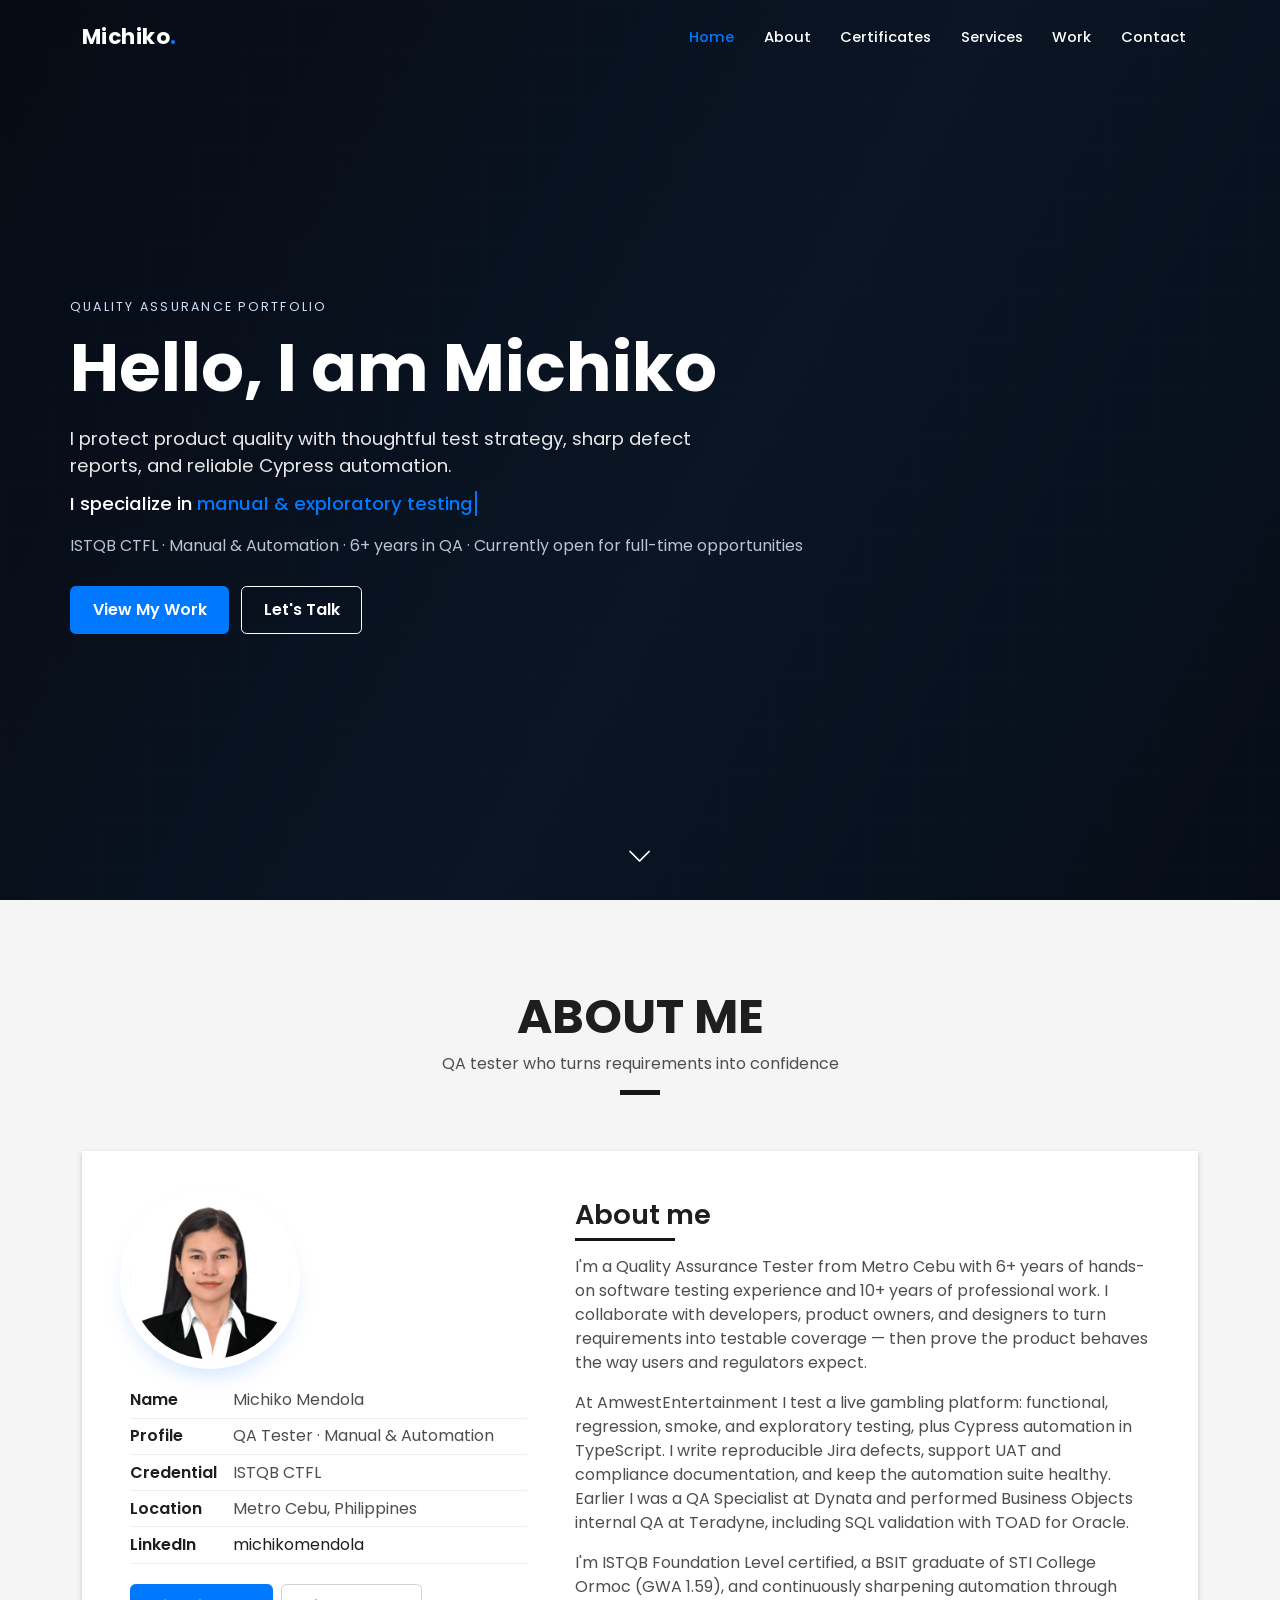
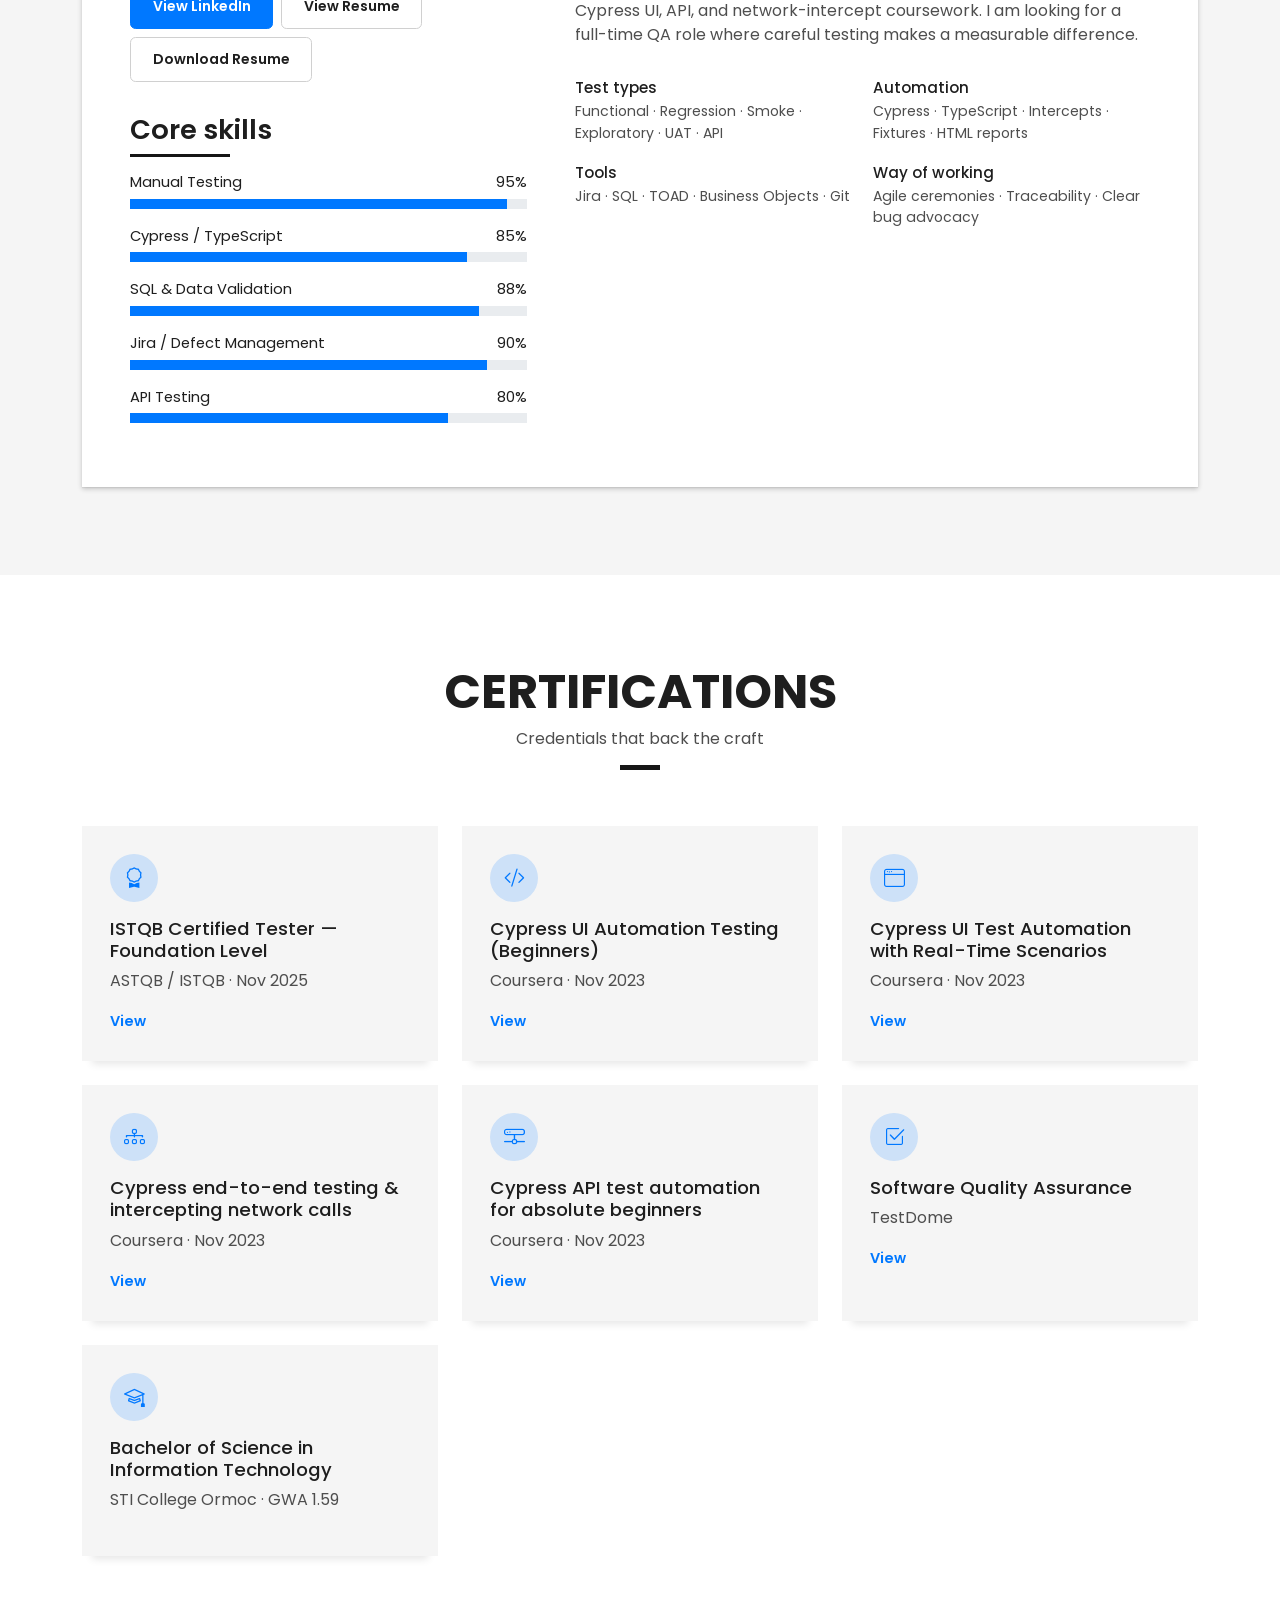
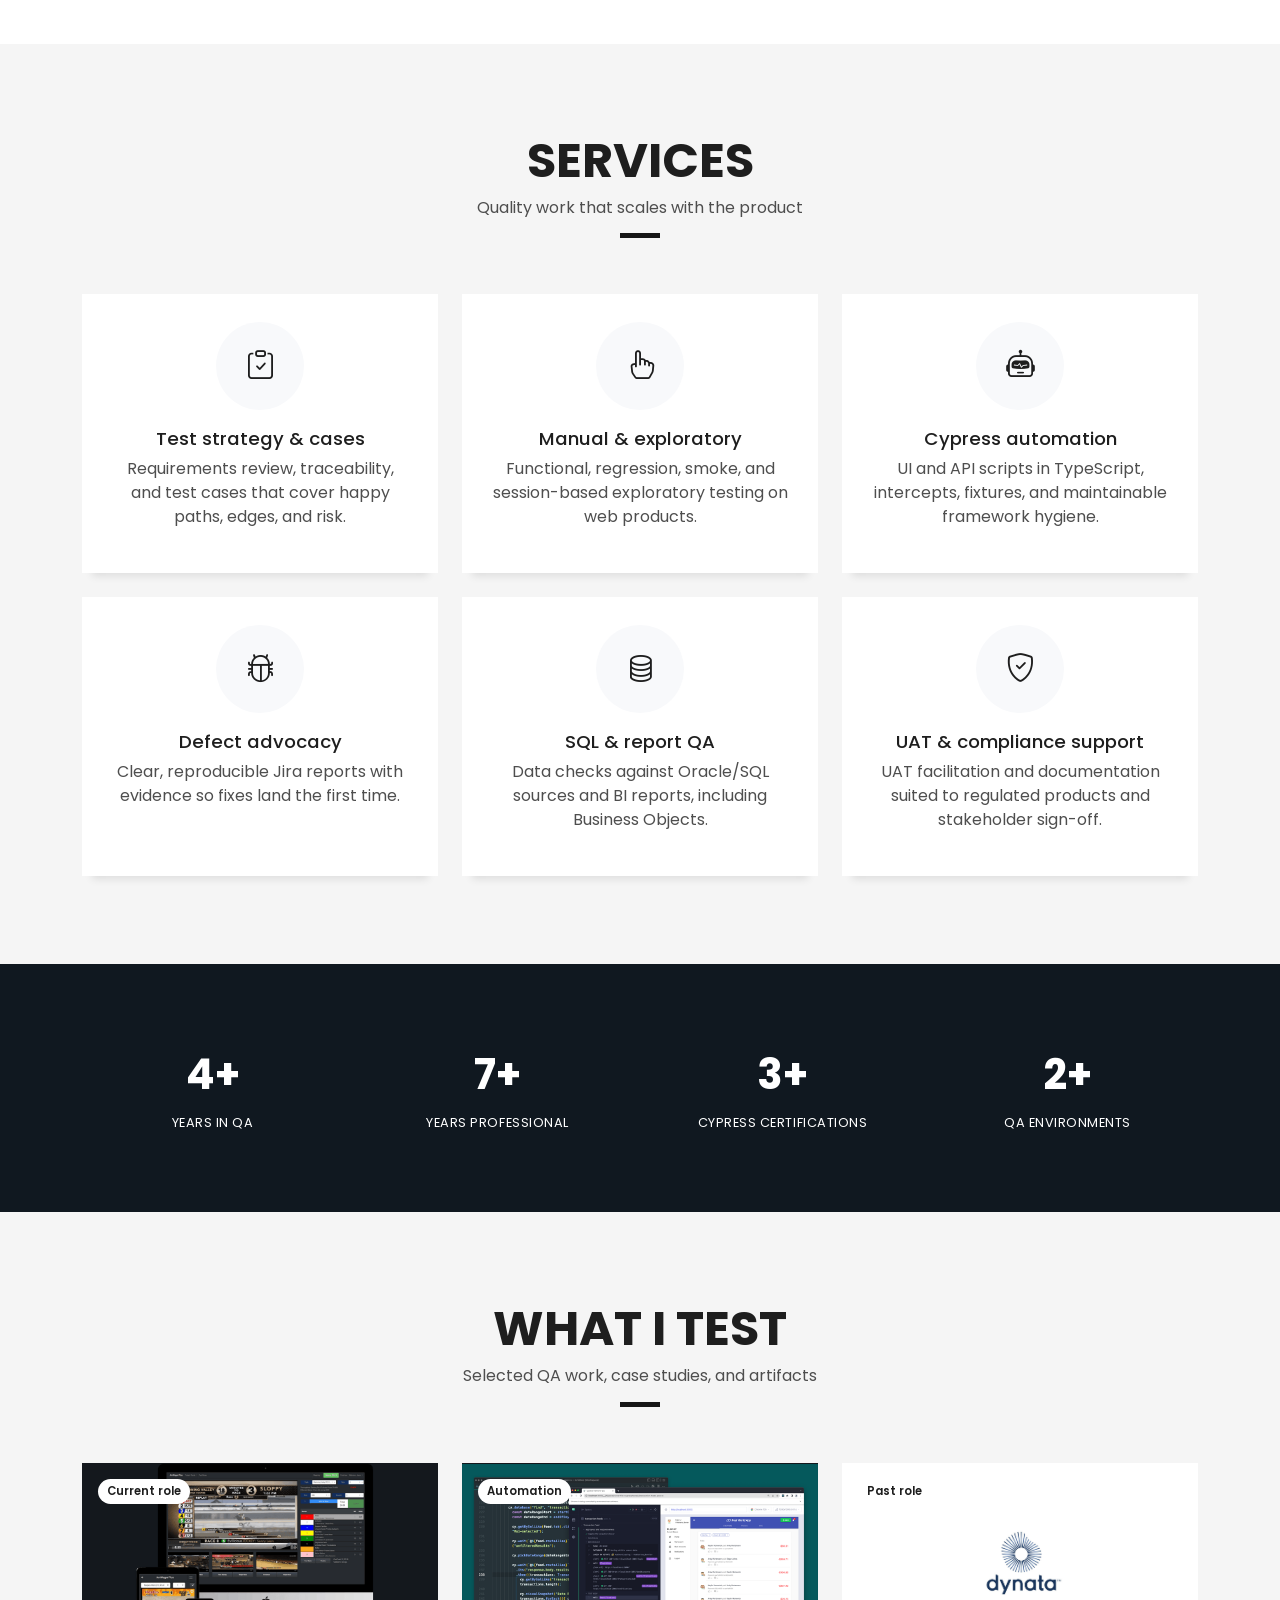
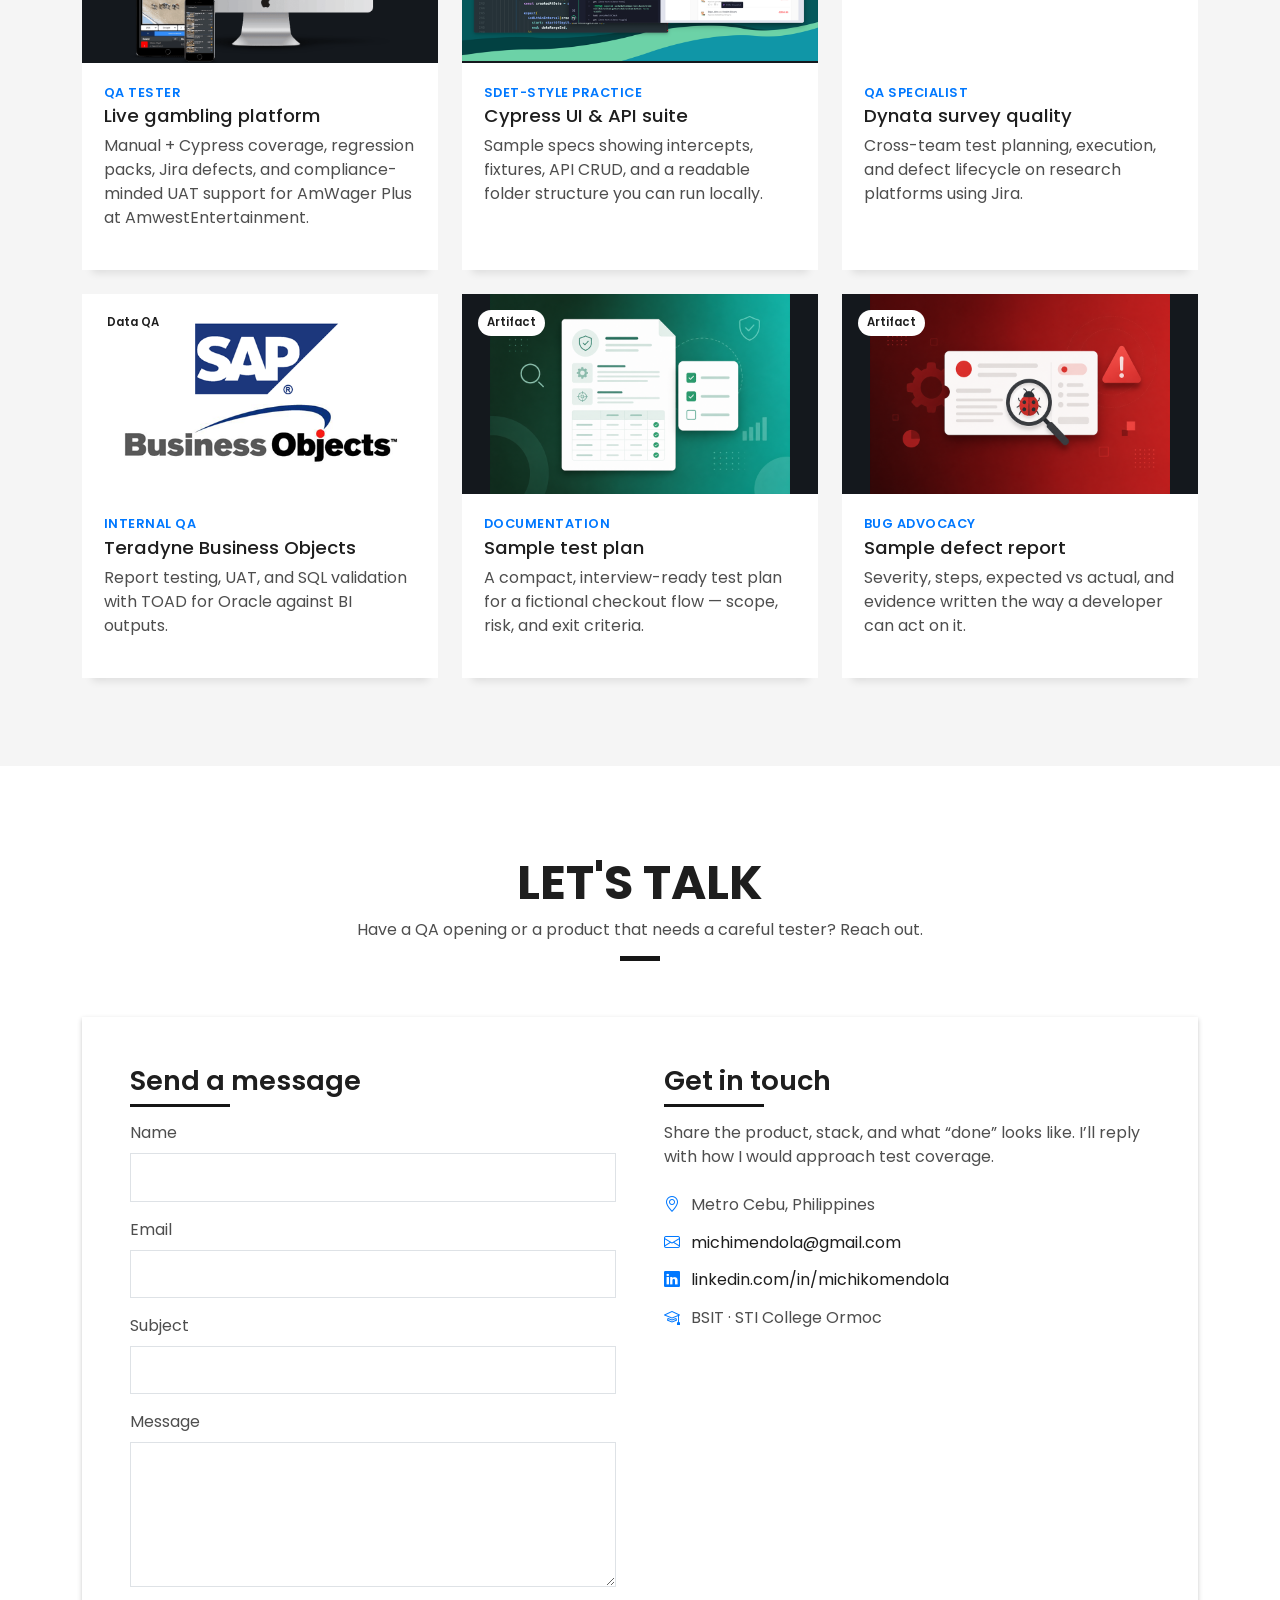
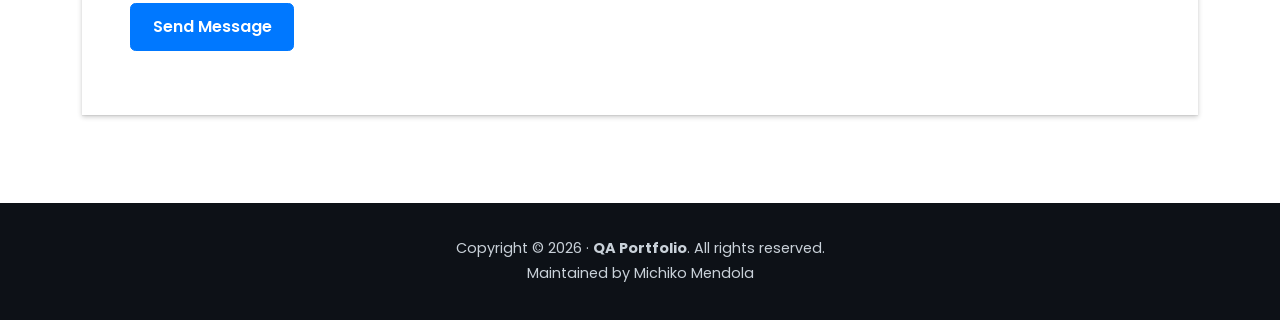
<file: index.html>
<!DOCTYPE html>
<html lang="en">
  <head>
    <meta charset="UTF-8" />
    <meta name="viewport" content="width=device-width, initial-scale=1.0" />
    <title>Michiko Mendola — QA Tester | Manual &amp; Automation</title>
    <meta
      name="description"
      content="Portfolio of Michiko Mendola, ISTQB-certified QA Tester specializing in manual testing, Cypress automation, SQL validation, and Agile quality delivery."
    />
    <meta name="author" content="Michiko Mendola" />
    <link rel="icon" href="assets/favicon.svg" type="image/svg+xml" />
    <link rel="preconnect" href="https://fonts.googleapis.com" />
    <link rel="preconnect" href="https://fonts.gstatic.com" crossorigin />
    <link
      href="https://fonts.googleapis.com/css2?family=Poppins:wght@300;400;500;600;700&display=swap"
      rel="stylesheet"
    />
    <link
      href="https://cdn.jsdelivr.net/npm/bootstrap@5.3.3/dist/css/bootstrap.min.css"
      rel="stylesheet"
    />
    <link
      href="https://cdn.jsdelivr.net/npm/bootstrap-icons@1.11.3/font/bootstrap-icons.min.css"
      rel="stylesheet"
    />
    <link rel="stylesheet" href="assets/css/style.css?v=4" />
  </head>
  <body>
    <div id="preloader" aria-hidden="true"></div>

    <nav id="navbar" class="navbar navbar-expand-lg fixed-top">
      <div class="container">
        <a class="navbar-brand" href="#home">Michiko<span>.</span></a>
        <button
          class="navbar-toggler"
          type="button"
          data-bs-toggle="collapse"
          data-bs-target="#navMenu"
          aria-controls="navMenu"
          aria-expanded="false"
          aria-label="Toggle navigation"
        >
          <span class="navbar-toggler-icon"></span>
        </button>
        <div class="collapse navbar-collapse" id="navMenu">
          <ul class="navbar-nav ms-auto">
            <li class="nav-item"><a class="nav-link active" href="#home">Home</a></li>
            <li class="nav-item"><a class="nav-link" href="#about">About</a></li>
            <li class="nav-item"><a class="nav-link" href="#certificates">Certificates</a></li>
            <li class="nav-item"><a class="nav-link" href="#services">Services</a></li>
            <li class="nav-item"><a class="nav-link" href="#work">Work</a></li>
            <li class="nav-item"><a class="nav-link" href="#contact">Contact</a></li>
          </ul>
        </div>
      </div>
    </nav>

    <section id="home" class="hero">
      <div class="hero-overlay"></div>
      <div class="container hero-content">
        <p class="hero-kicker">Quality Assurance Portfolio</p>
        <h1>Hello, I am Michiko</h1>
        <p class="hero-lead">
          I protect product quality with thoughtful test strategy, sharp defect reports, and
          reliable Cypress automation.
          <span class="typed-wrap">I specialize in <span id="typed"></span></span>
        </p>
        <p class="hero-sub">
          ISTQB CTFL · Manual &amp; Automation · 6+ years in QA · Currently open for full-time
          opportunities
        </p>
        <div class="hero-actions">
          <a class="btn btn-primary" href="#work">View My Work</a>
          <a class="btn btn-outline" href="#contact">Let's Talk</a>
        </div>
      </div>
      <a class="scroll-hint" href="#about" aria-label="Scroll to about">
        <i class="bi bi-chevron-down"></i>
      </a>
    </section>

    <section id="about" class="section">
      <div class="container">
        <div class="section-title">
          <h2>About me</h2>
          <p>QA tester who turns requirements into confidence</p>
          <span class="title-line"></span>
        </div>

        <div class="about-card">
          <div class="row g-5 align-items-start">
            <div class="col-lg-5">
              <div class="profile-panel">
                <img
                  class="avatar-photo"
                  src="assets/img/profile.png"
                  alt="Professional headshot of Michiko Mendola"
                  width="160"
                  height="160"
                />
                <ul class="profile-list">
                  <li><span>Name</span> Michiko Mendola</li>
                  <li><span>Profile</span> QA Tester · Manual &amp; Automation</li>
                  <li><span>Credential</span> ISTQB CTFL</li>
                  <li><span>Location</span> Metro Cebu, Philippines</li>
                  <li>
                    <span>LinkedIn</span>
                    <a href="https://www.linkedin.com/in/michikomendola" target="_blank" rel="noopener"
                      >michikomendola</a
                    >
                  </li>
                </ul>
                <div class="profile-actions">
                  <a
                    class="btn btn-primary btn-sm"
                    href="https://www.linkedin.com/in/michikomendola"
                    target="_blank"
                    rel="noopener"
                    >View LinkedIn</a
                  >
                  <a
                    class="btn btn-ghost btn-sm"
                    href="assets/docs/Michiko-Mendola-Resume.pdf"
                    target="_blank"
                    rel="noopener"
                    >View Resume</a
                  >
                  <a
                    class="btn btn-ghost btn-sm"
                    href="assets/docs/Michiko-Mendola-Resume.pdf"
                    download="Michiko-Mendola-Resume.pdf"
                    >Download Resume</a
                  >
                </div>
              </div>

              <div class="skills-block">
                <h3>Core skills</h3>
                <div class="skill">
                  <div class="skill-meta"><span>Manual Testing</span><span>95%</span></div>
                  <div class="skill-bar"><span style="--value: 95%"></span></div>
                </div>
                <div class="skill">
                  <div class="skill-meta"><span>Cypress / TypeScript</span><span>85%</span></div>
                  <div class="skill-bar"><span style="--value: 85%"></span></div>
                </div>
                <div class="skill">
                  <div class="skill-meta"><span>SQL &amp; Data Validation</span><span>88%</span></div>
                  <div class="skill-bar"><span style="--value: 88%"></span></div>
                </div>
                <div class="skill">
                  <div class="skill-meta"><span>Jira / Defect Management</span><span>90%</span></div>
                  <div class="skill-bar"><span style="--value: 90%"></span></div>
                </div>
                <div class="skill">
                  <div class="skill-meta"><span>API Testing</span><span>80%</span></div>
                  <div class="skill-bar"><span style="--value: 80%"></span></div>
                </div>
              </div>
            </div>

            <div class="col-lg-7">
              <h3 class="about-heading">About me</h3>
              <p>
                I'm a Quality Assurance Tester from Metro Cebu with 6+ years of hands-on software
                testing experience and 10+ years of professional work. I collaborate with developers,
                product owners, and designers to turn requirements into testable coverage — then
                prove the product behaves the way users and regulators expect.
              </p>
              <p>
                At AmwestEntertainment I test a live gambling platform: functional, regression,
                smoke, and exploratory testing, plus Cypress automation in TypeScript. I write
                reproducible Jira defects, support UAT and compliance documentation, and keep the
                automation suite healthy. Earlier I was a QA Specialist at Dynata and performed
                Business Objects internal QA at Teradyne, including SQL validation with TOAD for
                Oracle.
              </p>
              <p>
                I'm ISTQB Foundation Level certified, a BSIT graduate of STI College Ormoc
                (GWA 1.59), and continuously sharpening automation through Cypress UI, API, and
                network-intercept coursework. I am looking for a full-time QA role where careful
                testing makes a measurable difference.
              </p>

              <div class="skill-pills">
                <div>
                  <h4>Test types</h4>
                  <p>Functional · Regression · Smoke · Exploratory · UAT · API</p>
                </div>
                <div>
                  <h4>Automation</h4>
                  <p>Cypress · TypeScript · Intercepts · Fixtures · HTML reports</p>
                </div>
                <div>
                  <h4>Tools</h4>
                  <p>Jira · SQL · TOAD · Business Objects · Git</p>
                </div>
                <div>
                  <h4>Way of working</h4>
                  <p>Agile ceremonies · Traceability · Clear bug advocacy</p>
                </div>
              </div>
            </div>
          </div>
        </div>
      </div>
    </section>

    <section id="certificates" class="section section-alt">
      <div class="container">
        <div class="section-title">
          <h2>Certifications</h2>
          <p>Credentials that back the craft</p>
          <span class="title-line"></span>
        </div>
        <div class="row g-4">
          <article class="col-md-6 col-xl-4">
            <div class="cert-card">
              <div class="cert-icon"><i class="bi bi-award"></i></div>
              <h3>ISTQB Certified Tester — Foundation Level</h3>
              <p>ASTQB / ISTQB · Nov 2025</p>
              <a href="https://atsqa.org/certified-testers/profile/70a54cf3de7e4391aafedddd4b43f66a" target="_blank" rel="noopener">View</a>
            </div>
          </article>
          <article class="col-md-6 col-xl-4">
            <div class="cert-card">
              <div class="cert-icon"><i class="bi bi-code-slash"></i></div>
              <h3>Cypress UI Automation Testing (Beginners)</h3>
              <p>Coursera · Nov 2023</p>
              <a href="https://www.coursera.org/account/accomplishments/certificate/PJGWTEW7QL6P" target="_blank" rel="noopener">View</a>
            </div>
          </article>
          <article class="col-md-6 col-xl-4">
            <div class="cert-card">
              <div class="cert-icon"><i class="bi bi-window"></i></div>
              <h3>Cypress UI Test Automation with Real-Time Scenarios</h3>
              <p>Coursera · Nov 2023</p>
              <a href="https://www.coursera.org/account/accomplishments/certificate/URZRVUFECY28" target="_blank" rel="noopener">View</a>
            </div>
          </article>
          <article class="col-md-6 col-xl-4">
            <div class="cert-card">
              <div class="cert-icon"><i class="bi bi-diagram-3"></i></div>
              <h3>Cypress end-to-end testing &amp; intercepting network calls</h3>
              <p>Coursera · Nov 2023</p>
              <a href="https://www.coursera.org/account/accomplishments/certificate/LBRBNDNW7U5F" target="_blank" rel="noopener">View</a>
            </div>
          </article>
          <article class="col-md-6 col-xl-4">
            <div class="cert-card">
              <div class="cert-icon"><i class="bi bi-hdd-network"></i></div>
              <h3>Cypress API test automation for absolute beginners</h3>
              <p>Coursera · Nov 2023</p>
              <a href="https://www.coursera.org/account/accomplishments/certificate/WCGNNURSRPME" target="_blank" rel="noopener">View</a>
            </div>
          </article>
          <article class="col-md-6 col-xl-4">
            <div class="cert-card">
              <div class="cert-icon"><i class="bi bi-check2-square"></i></div>
              <h3>Software Quality Assurance</h3>
              <p>TestDome</p>
              <a href="https://www.testdome.com/certificates/f0987fc164f14c2d906ba8ba30d17ddd" target="_blank" rel="noopener">View</a>
            </div>
          </article>
          <article class="col-md-6 col-xl-4">
            <div class="cert-card">
              <div class="cert-icon"><i class="bi bi-mortarboard"></i></div>
              <h3>Bachelor of Science in Information Technology</h3>
              <p>STI College Ormoc · GWA 1.59</p>
            </div>
          </article>
        </div>
      </div>
    </section>

    <section id="services" class="section">
      <div class="container">
        <div class="section-title">
          <h2>Services</h2>
          <p>Quality work that scales with the product</p>
          <span class="title-line"></span>
        </div>
        <div class="row g-4">
          <div class="col-md-6 col-xl-4">
            <div class="service-card">
              <span class="ico-circle"><i class="bi bi-clipboard-check"></i></span>
              <h3>Test strategy &amp; cases</h3>
              <p>
                Requirements review, traceability, and test cases that cover happy paths, edges, and
                risk.
              </p>
            </div>
          </div>
          <div class="col-md-6 col-xl-4">
            <div class="service-card">
              <span class="ico-circle"><i class="bi bi-hand-index"></i></span>
              <h3>Manual &amp; exploratory</h3>
              <p>
                Functional, regression, smoke, and session-based exploratory testing on web products.
              </p>
            </div>
          </div>
          <div class="col-md-6 col-xl-4">
            <div class="service-card">
              <span class="ico-circle"><i class="bi bi-robot"></i></span>
              <h3>Cypress automation</h3>
              <p>
                UI and API scripts in TypeScript, intercepts, fixtures, and maintainable framework
                hygiene.
              </p>
            </div>
          </div>
          <div class="col-md-6 col-xl-4">
            <div class="service-card">
              <span class="ico-circle"><i class="bi bi-bug"></i></span>
              <h3>Defect advocacy</h3>
              <p>
                Clear, reproducible Jira reports with evidence so fixes land the first time.
              </p>
            </div>
          </div>
          <div class="col-md-6 col-xl-4">
            <div class="service-card">
              <span class="ico-circle"><i class="bi bi-database"></i></span>
              <h3>SQL &amp; report QA</h3>
              <p>
                Data checks against Oracle/SQL sources and BI reports, including Business Objects.
              </p>
            </div>
          </div>
          <div class="col-md-6 col-xl-4">
            <div class="service-card">
              <span class="ico-circle"><i class="bi bi-shield-check"></i></span>
              <h3>UAT &amp; compliance support</h3>
              <p>
                UAT facilitation and documentation suited to regulated products and stakeholder
                sign-off.
              </p>
            </div>
          </div>
        </div>
      </div>
    </section>

    <section class="counters">
      <div class="counters-overlay"></div>
      <div class="container">
        <div class="row text-center gy-4">
          <div class="col-6 col-md-3">
            <span class="counter-num" data-count="6">0</span>
            <p>Years in QA</p>
          </div>
          <div class="col-6 col-md-3">
            <span class="counter-num" data-count="10">0</span>
            <p>Years professional</p>
          </div>
          <div class="col-6 col-md-3">
            <span class="counter-num" data-count="5">0</span>
            <p>Cypress certifications</p>
          </div>
          <div class="col-6 col-md-3">
            <span class="counter-num" data-count="3">0</span>
            <p>QA environments</p>
          </div>
        </div>
      </div>
    </section>

    <section id="work" class="section">
      <div class="container">
        <div class="section-title">
          <h2>What I test</h2>
          <p>Selected QA work, case studies, and artifacts</p>
          <span class="title-line"></span>
        </div>
        <div class="row g-4">
          <article class="col-md-6 col-xl-4">
            <a class="work-card" href="work/gaming-platform.html">
              <div class="work-media has-photo">
                <img
                  src="assets/img/amwager-plus.png"
                  alt="AmWager Plus on desktop, tablet, and mobile"
                />
                <span class="work-badge">Current role</span>
              </div>
              <div class="work-body">
                <p class="work-role">QA Tester</p>
                <h3>Live gambling platform</h3>
                <p>
                  Manual + Cypress coverage, regression packs, Jira defects, and compliance-minded
                  UAT support for AmWager Plus at AmwestEntertainment.
                </p>
              </div>
            </a>
          </article>
          <article class="col-md-6 col-xl-4">
            <a class="work-card" href="work/cypress-automation.html">
              <div class="work-media has-photo">
                <img
                  src="assets/img/cypress-work.png"
                  alt="Cypress TypeScript spec and test runner for a transaction feed"
                />
                <span class="work-badge">Automation</span>
              </div>
              <div class="work-body">
                <p class="work-role">SDET-style practice</p>
                <h3>Cypress UI &amp; API suite</h3>
                <p>
                  Sample specs showing intercepts, fixtures, API CRUD, and a readable folder
                  structure you can run locally.
                </p>
              </div>
            </a>
          </article>
          <article class="col-md-6 col-xl-4">
            <a class="work-card" href="work/dynata.html">
              <div class="work-media has-photo has-logo">
                <img src="assets/img/dynata-logo.png" alt="Dynata logo" />
                <span class="work-badge">Past role</span>
              </div>
              <div class="work-body">
                <p class="work-role">QA Specialist</p>
                <h3>Dynata survey quality</h3>
                <p>
                  Cross-team test planning, execution, and defect lifecycle on research platforms
                  using Jira.
                </p>
              </div>
            </a>
          </article>
          <article class="col-md-6 col-xl-4">
            <a class="work-card" href="work/teradyne.html">
              <div class="work-media has-logo">
                <img src="assets/img/business-objects.png" alt="SAP Business Objects logo" />
                <span class="work-badge">Data QA</span>
              </div>
              <div class="work-body">
                <p class="work-role">Internal QA</p>
                <h3>Teradyne Business Objects</h3>
                <p>
                  Report testing, UAT, and SQL validation with TOAD for Oracle against BI outputs.
                </p>
              </div>
            </a>
          </article>
          <article class="col-md-6 col-xl-4">
            <a class="work-card" href="work/test-plan.html">
              <div class="work-media has-photo">
                <img
                  src="assets/img/test-plan.png"
                  alt="Illustration of a test plan document with a checklist"
                />
                <span class="work-badge">Artifact</span>
              </div>
              <div class="work-body">
                <p class="work-role">Documentation</p>
                <h3>Sample test plan</h3>
                <p>
                  A compact, interview-ready test plan for a fictional checkout flow — scope, risk,
                  and exit criteria.
                </p>
              </div>
            </a>
          </article>
          <article class="col-md-6 col-xl-4">
            <a class="work-card" href="work/bug-report.html">
              <div class="work-media has-photo">
                <img
                  src="assets/img/bug-report.png"
                  alt="Illustration of a defect report ticket under a magnifying glass"
                />
                <span class="work-badge">Artifact</span>
              </div>
              <div class="work-body">
                <p class="work-role">Bug advocacy</p>
                <h3>Sample defect report</h3>
                <p>
                  Severity, steps, expected vs actual, and evidence written the way a developer can
                  act on it.
                </p>
              </div>
            </a>
          </article>
        </div>
      </div>
    </section>

    <section id="contact" class="section section-alt">
      <div class="container">
        <div class="section-title">
          <h2>Let's talk</h2>
          <p>Have a QA opening or a product that needs a careful tester? Reach out.</p>
          <span class="title-line"></span>
        </div>
        <div class="contact-card">
          <div class="row g-5">
            <div class="col-lg-6">
              <h3 class="about-heading">Send a message</h3>
              <form id="contactForm" novalidate>
                <div class="mb-3">
                  <label class="form-label" for="name">Name</label>
                  <input class="form-control" id="name" name="name" required />
                </div>
                <div class="mb-3">
                  <label class="form-label" for="email">Email</label>
                  <input class="form-control" id="email" name="email" type="email" required />
                </div>
                <div class="mb-3">
                  <label class="form-label" for="subject">Subject</label>
                  <input class="form-control" id="subject" name="subject" required />
                </div>
                <div class="mb-3">
                  <label class="form-label" for="message">Message</label>
                  <textarea class="form-control" id="message" name="message" rows="5" required></textarea>
                </div>
                <button class="btn btn-primary" type="submit">Send Message</button>
                <p class="form-status" id="formStatus" role="status"></p>
              </form>
            </div>
            <div class="col-lg-6">
              <h3 class="about-heading">Get in touch</h3>
              <p>
                Share the product, stack, and what “done” looks like. I’ll reply with how I would
                approach test coverage.
              </p>
              <ul class="contact-list">
                <li>
                  <i class="bi bi-geo-alt"></i>
                  Metro Cebu, Philippines
                </li>
                <li>
                  <i class="bi bi-envelope"></i>
                  <a href="mailto:michimendola@gmail.com">michimendola@gmail.com</a>
                </li>
                <li>
                  <i class="bi bi-linkedin"></i>
                  <a href="https://www.linkedin.com/in/michikomendola" target="_blank" rel="noopener"
                    >linkedin.com/in/michikomendola</a
                  >
                </li>
                <li>
                  <i class="bi bi-mortarboard"></i>
                  BSIT · STI College Ormoc
                </li>
              </ul>
            </div>
          </div>
        </div>
      </div>
    </section>

    <footer class="site-footer">
      <div class="container">
        <p>Copyright © 2026 · <strong>QA Portfolio</strong>. All rights reserved.</p>
        <p>Maintained by Michiko Mendola</p>
      </div>
    </footer>

    <a href="#home" class="back-to-top" id="backToTop" aria-label="Back to top">
      <i class="bi bi-arrow-up"></i>
    </a>

    <script src="https://cdn.jsdelivr.net/npm/bootstrap@5.3.3/dist/js/bootstrap.bundle.min.js"></script>
    <script src="assets/js/main.js?v=4"></script>
  </body>
</html>
</file>
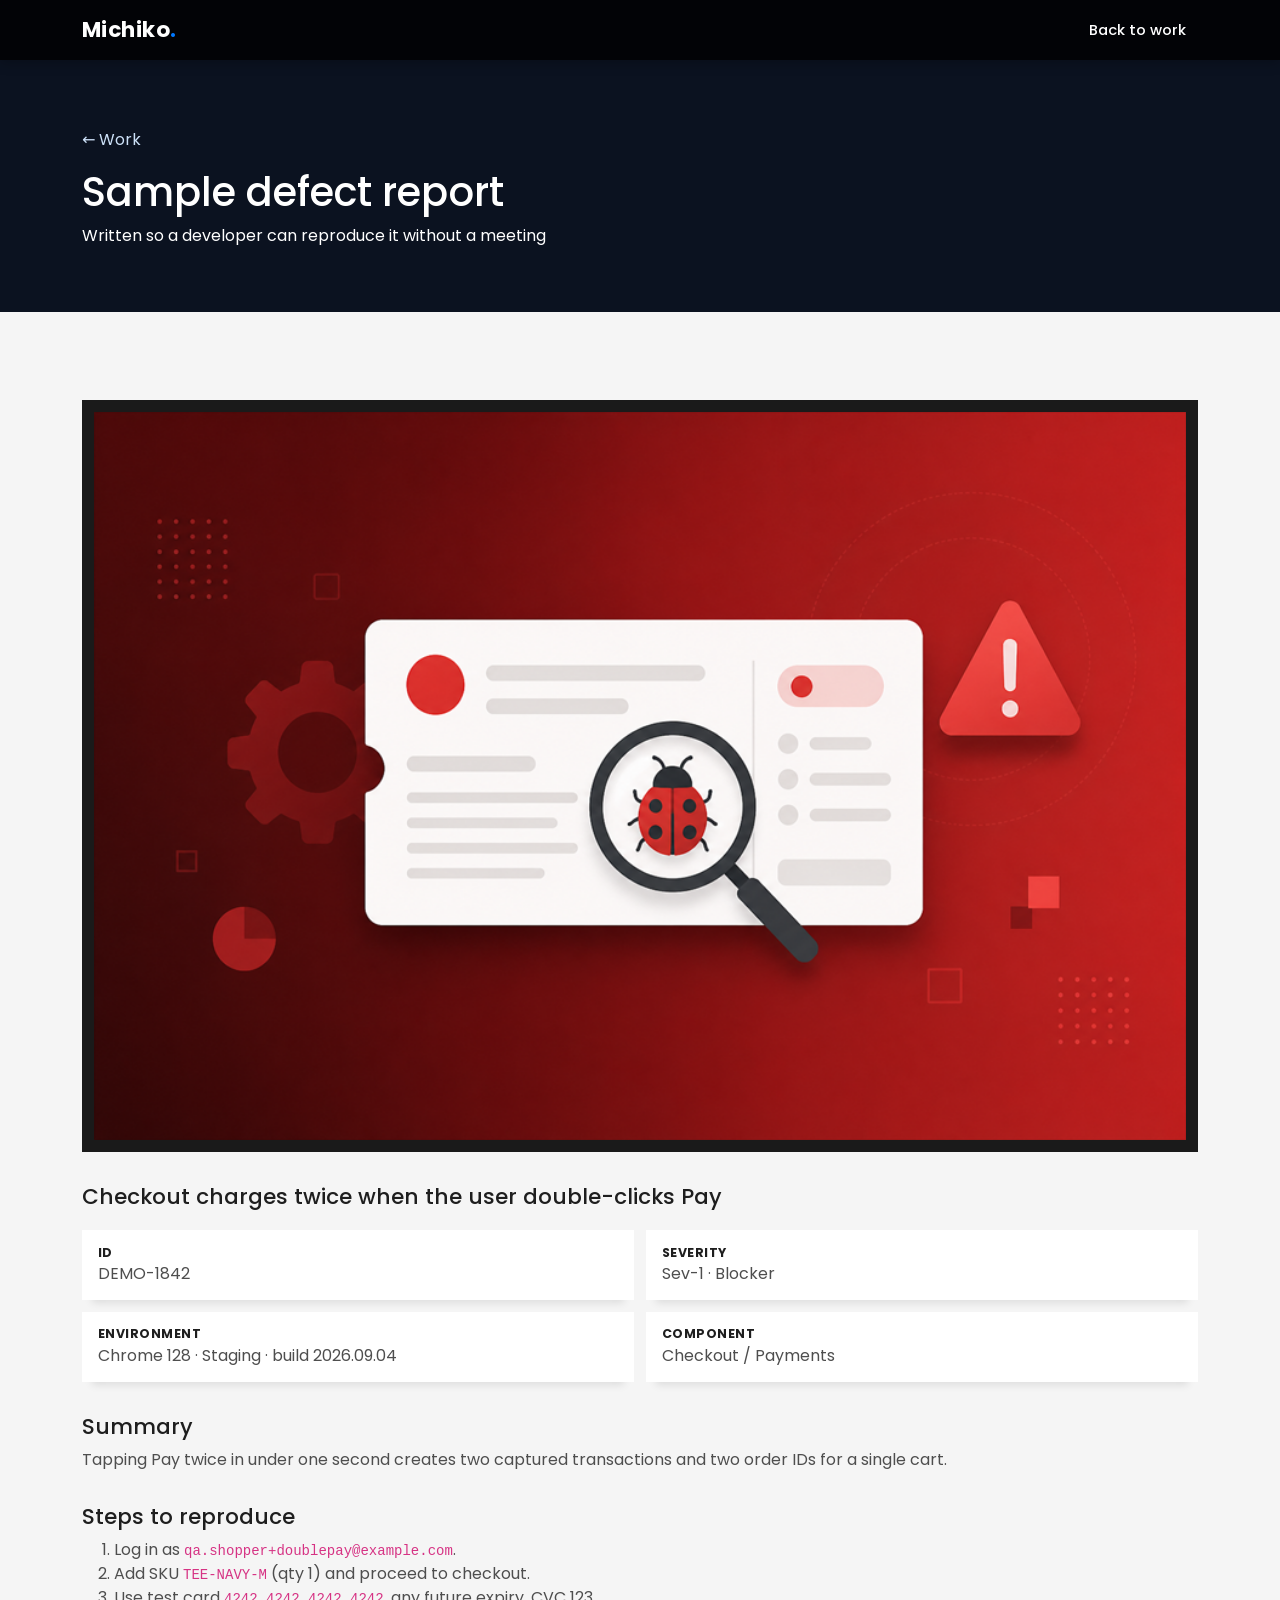
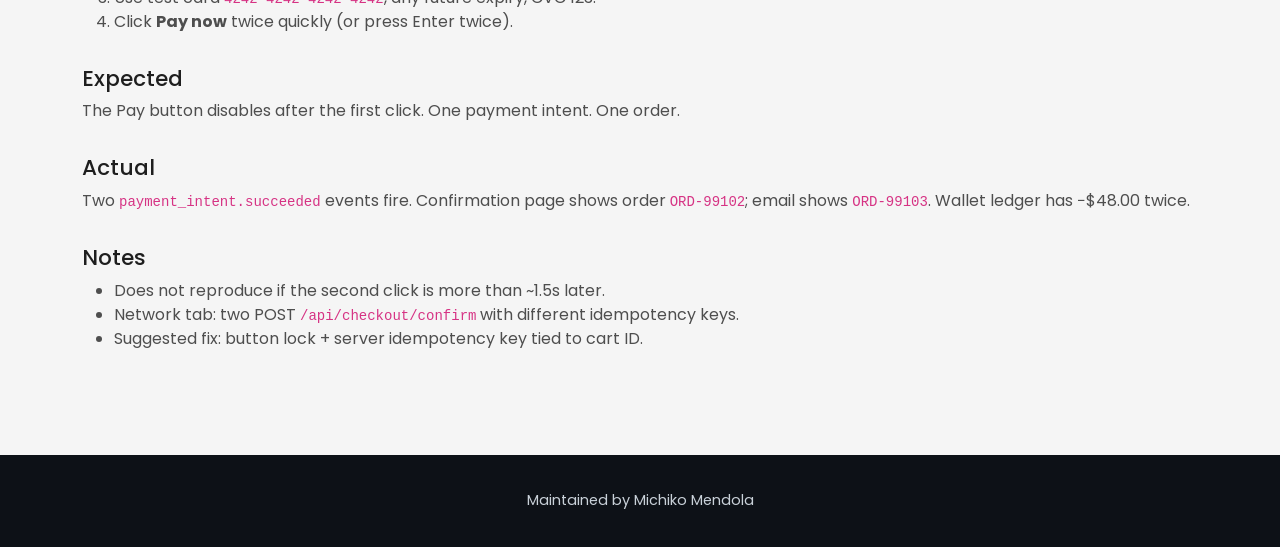
<file: work/bug-report.html>
<!DOCTYPE html>
<html lang="en">
  <head>
    <meta charset="UTF-8" />
    <meta name="viewport" content="width=device-width, initial-scale=1.0" />
    <title>Sample defect report — Michiko Mendola</title>
    <link rel="icon" href="../assets/favicon.svg" type="image/svg+xml" />
    <link rel="preconnect" href="https://fonts.googleapis.com" />
    <link rel="preconnect" href="https://fonts.gstatic.com" crossorigin />
    <link
      href="https://fonts.googleapis.com/css2?family=Poppins:wght@300;400;500;600;700&display=swap"
      rel="stylesheet"
    />
    <link
      href="https://cdn.jsdelivr.net/npm/bootstrap@5.3.3/dist/css/bootstrap.min.css"
      rel="stylesheet"
    />
    <link rel="stylesheet" href="../assets/css/style.css?v=4" />
  </head>
  <body>
    <nav id="navbar" class="navbar navbar-expand-lg fixed-top scrolled">
      <div class="container">
        <a class="navbar-brand" href="../index.html">Michiko<span>.</span></a>
        <a class="nav-link text-white" href="../index.html#work">Back to work</a>
      </div>
    </nav>
    <header class="page-hero">
      <div class="container article-wrap">
        <p><a href="../index.html#work">← Work</a></p>
        <h1>Sample defect report</h1>
        <p>Written so a developer can reproduce it without a meeting</p>
      </div>
    </header>
    <main class="section">
      <div class="container article-wrap">
        <figure class="article-figure">
          <img
            src="../assets/img/bug-report.png"
            alt="Illustration of a defect report ticket under a magnifying glass"
          />
        </figure>
        <h2>Checkout charges twice when the user double-clicks Pay</h2>
        <div class="bug-meta">
          <div><strong>ID</strong> DEMO-1842</div>
          <div><strong>Severity</strong> Sev-1 · Blocker</div>
          <div><strong>Environment</strong> Chrome 128 · Staging · build 2026.09.04</div>
          <div><strong>Component</strong> Checkout / Payments</div>
        </div>
        <h2>Summary</h2>
        <p>
          Tapping Pay twice in under one second creates two captured transactions and two order IDs
          for a single cart.
        </p>
        <h2>Steps to reproduce</h2>
        <ol>
          <li>Log in as <code>qa.shopper+doublepay@example.com</code>.</li>
          <li>Add SKU <code>TEE-NAVY-M</code> (qty 1) and proceed to checkout.</li>
          <li>Use test card <code>4242 4242 4242 4242</code>, any future expiry, CVC 123.</li>
          <li>Click <strong>Pay now</strong> twice quickly (or press Enter twice).</li>
        </ol>
        <h2>Expected</h2>
        <p>The Pay button disables after the first click. One payment intent. One order.</p>
        <h2>Actual</h2>
        <p>
          Two <code>payment_intent.succeeded</code> events fire. Confirmation page shows order
          <code>ORD-99102</code>; email shows <code>ORD-99103</code>. Wallet ledger has −$48.00 twice.
        </p>
        <h2>Notes</h2>
        <ul>
          <li>Does not reproduce if the second click is more than ~1.5s later.</li>
          <li>Network tab: two POST <code>/api/checkout/confirm</code> with different idempotency keys.</li>
          <li>Suggested fix: button lock + server idempotency key tied to cart ID.</li>
        </ul>
      </div>
    </main>
    <footer class="site-footer">
      <p>Maintained by Michiko Mendola</p>
    </footer>
  </body>
</html>
</file>
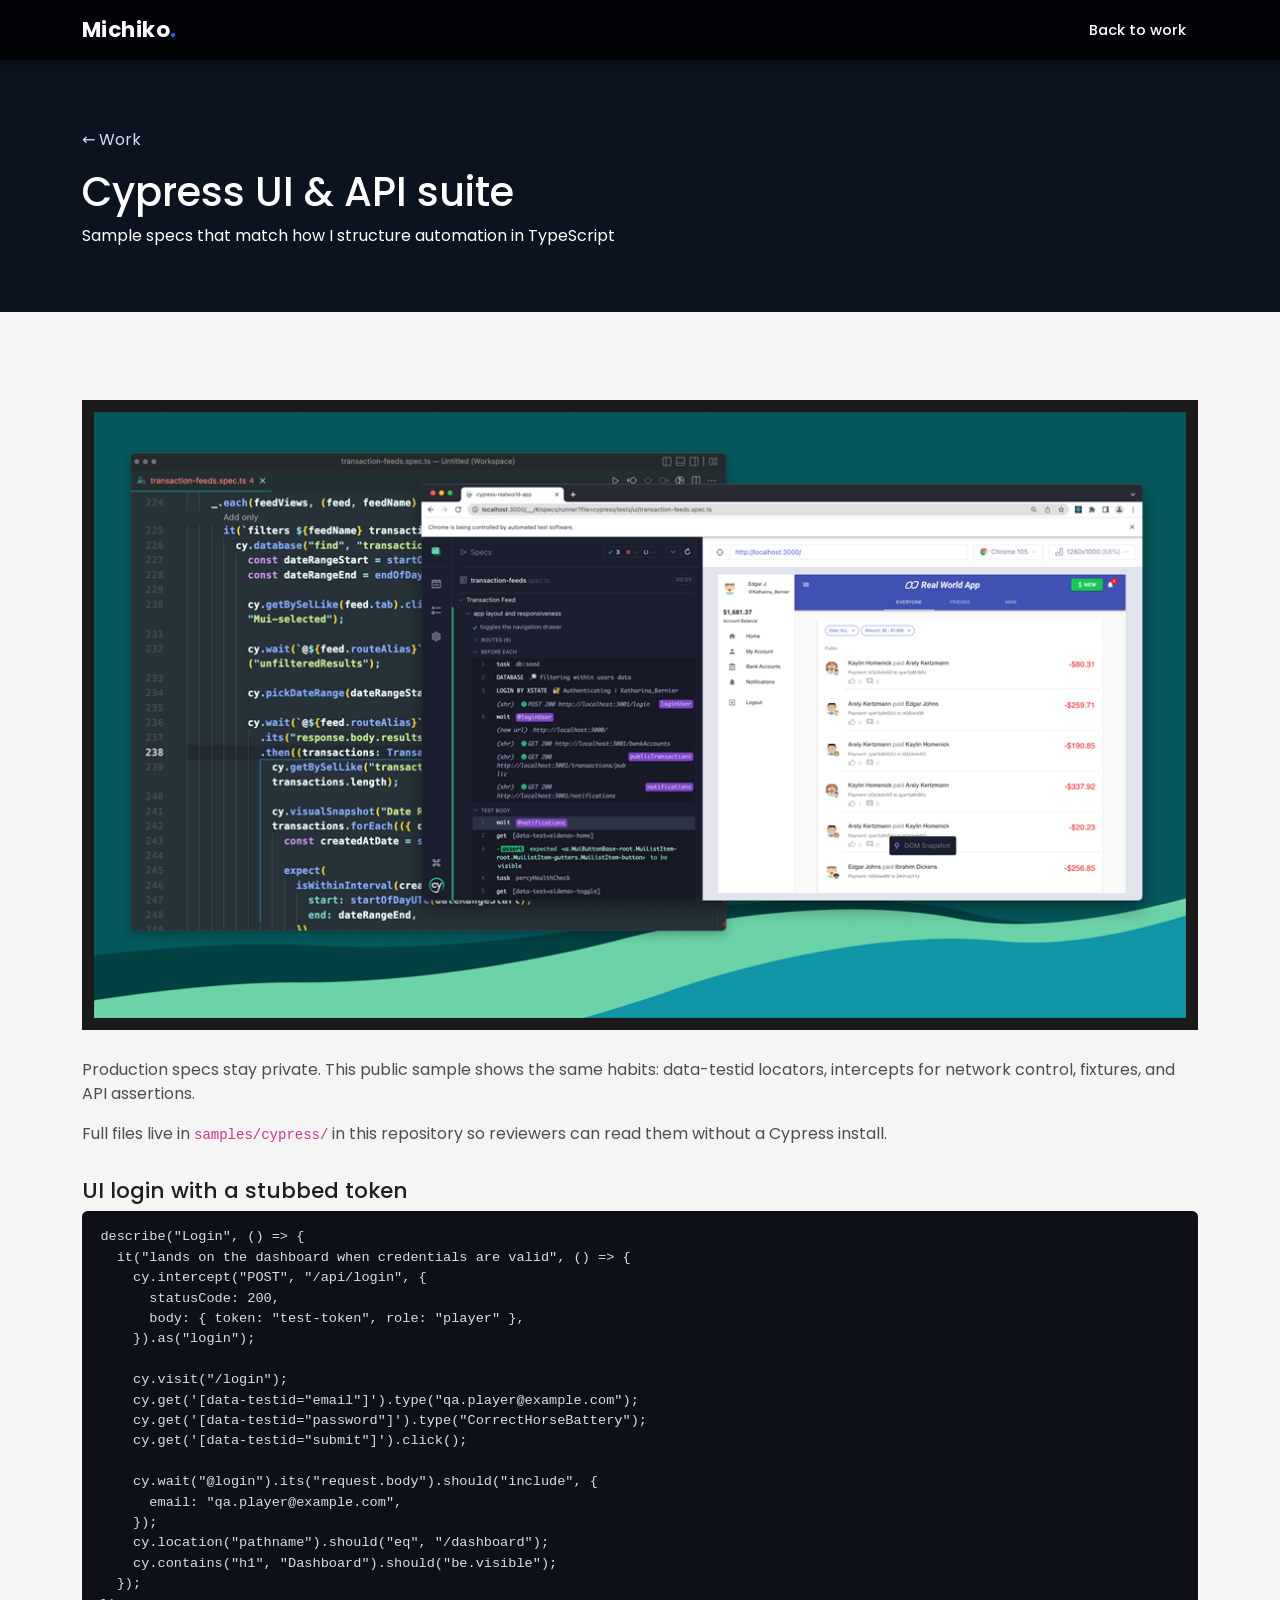
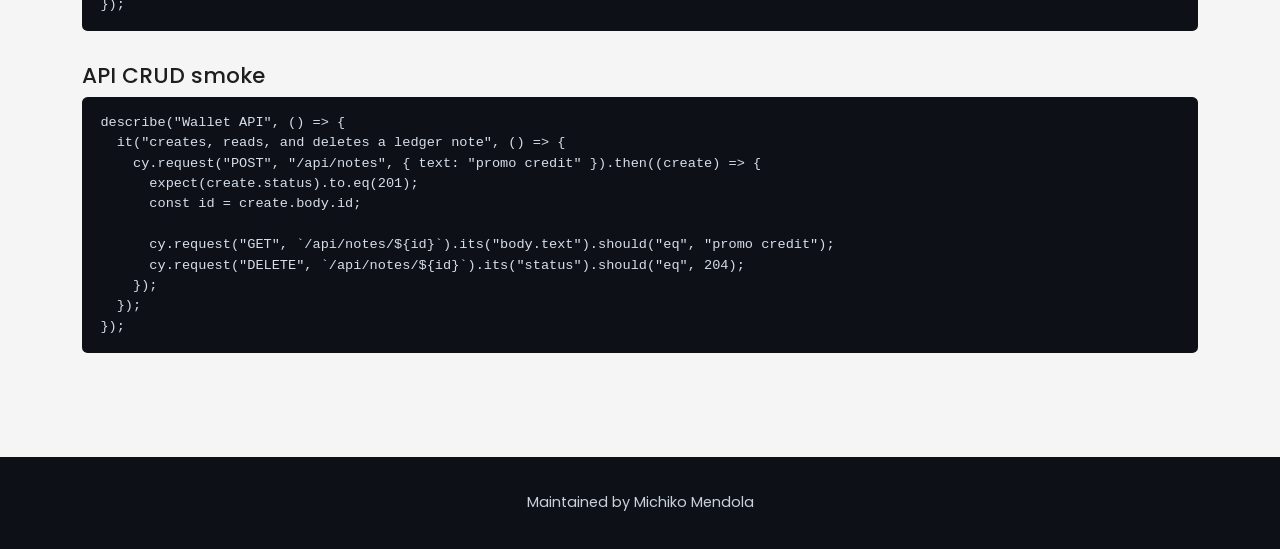
<file: work/cypress-automation.html>
<!DOCTYPE html>
<html lang="en">
  <head>
    <meta charset="UTF-8" />
    <meta name="viewport" content="width=device-width, initial-scale=1.0" />
    <title>Cypress UI &amp; API suite — Michiko Mendola</title>
    <link rel="icon" href="../assets/favicon.svg" type="image/svg+xml" />
    <link rel="preconnect" href="https://fonts.googleapis.com" />
    <link rel="preconnect" href="https://fonts.gstatic.com" crossorigin />
    <link
      href="https://fonts.googleapis.com/css2?family=Poppins:wght@300;400;500;600;700&display=swap"
      rel="stylesheet"
    />
    <link
      href="https://cdn.jsdelivr.net/npm/bootstrap@5.3.3/dist/css/bootstrap.min.css"
      rel="stylesheet"
    />
    <link rel="stylesheet" href="../assets/css/style.css?v=4" />
  </head>
  <body>
    <nav id="navbar" class="navbar navbar-expand-lg fixed-top scrolled">
      <div class="container">
        <a class="navbar-brand" href="../index.html">Michiko<span>.</span></a>
        <a class="nav-link text-white" href="../index.html#work">Back to work</a>
      </div>
    </nav>

    <header class="page-hero">
      <div class="container article-wrap">
        <p><a href="../index.html#work">← Work</a></p>
        <h1>Cypress UI &amp; API suite</h1>
        <p>Sample specs that match how I structure automation in TypeScript</p>
      </div>
    </header>

    <main class="section">
      <div class="container article-wrap">
        <figure class="article-figure">
          <img
            src="../assets/img/cypress-work.png"
            alt="Cypress spec in the editor alongside the test runner on a transaction feed"
          />
        </figure>
        <p>
          Production specs stay private. This public sample shows the same habits: data-testid
          locators, intercepts for network control, fixtures, and API assertions.
        </p>
        <p>
          Full files live in <code>samples/cypress/</code> in this repository so reviewers can read
          them without a Cypress install.
        </p>

        <h2>UI login with a stubbed token</h2>
        <pre class="code-block"><code>describe("Login", () => {
  it("lands on the dashboard when credentials are valid", () => {
    cy.intercept("POST", "/api/login", {
      statusCode: 200,
      body: { token: "test-token", role: "player" },
    }).as("login");

    cy.visit("/login");
    cy.get('[data-testid="email"]').type("qa.player@example.com");
    cy.get('[data-testid="password"]').type("CorrectHorseBattery");
    cy.get('[data-testid="submit"]').click();

    cy.wait("@login").its("request.body").should("include", {
      email: "qa.player@example.com",
    });
    cy.location("pathname").should("eq", "/dashboard");
    cy.contains("h1", "Dashboard").should("be.visible");
  });
});</code></pre>

        <h2>API CRUD smoke</h2>
        <pre class="code-block"><code>describe("Wallet API", () => {
  it("creates, reads, and deletes a ledger note", () => {
    cy.request("POST", "/api/notes", { text: "promo credit" }).then((create) => {
      expect(create.status).to.eq(201);
      const id = create.body.id;

      cy.request("GET", `/api/notes/${id}`).its("body.text").should("eq", "promo credit");
      cy.request("DELETE", `/api/notes/${id}`).its("status").should("eq", 204);
    });
  });
});</code></pre>
      </div>
    </main>

    <footer class="site-footer">
      <p>Maintained by Michiko Mendola</p>
    </footer>
  </body>
</html>
</file>
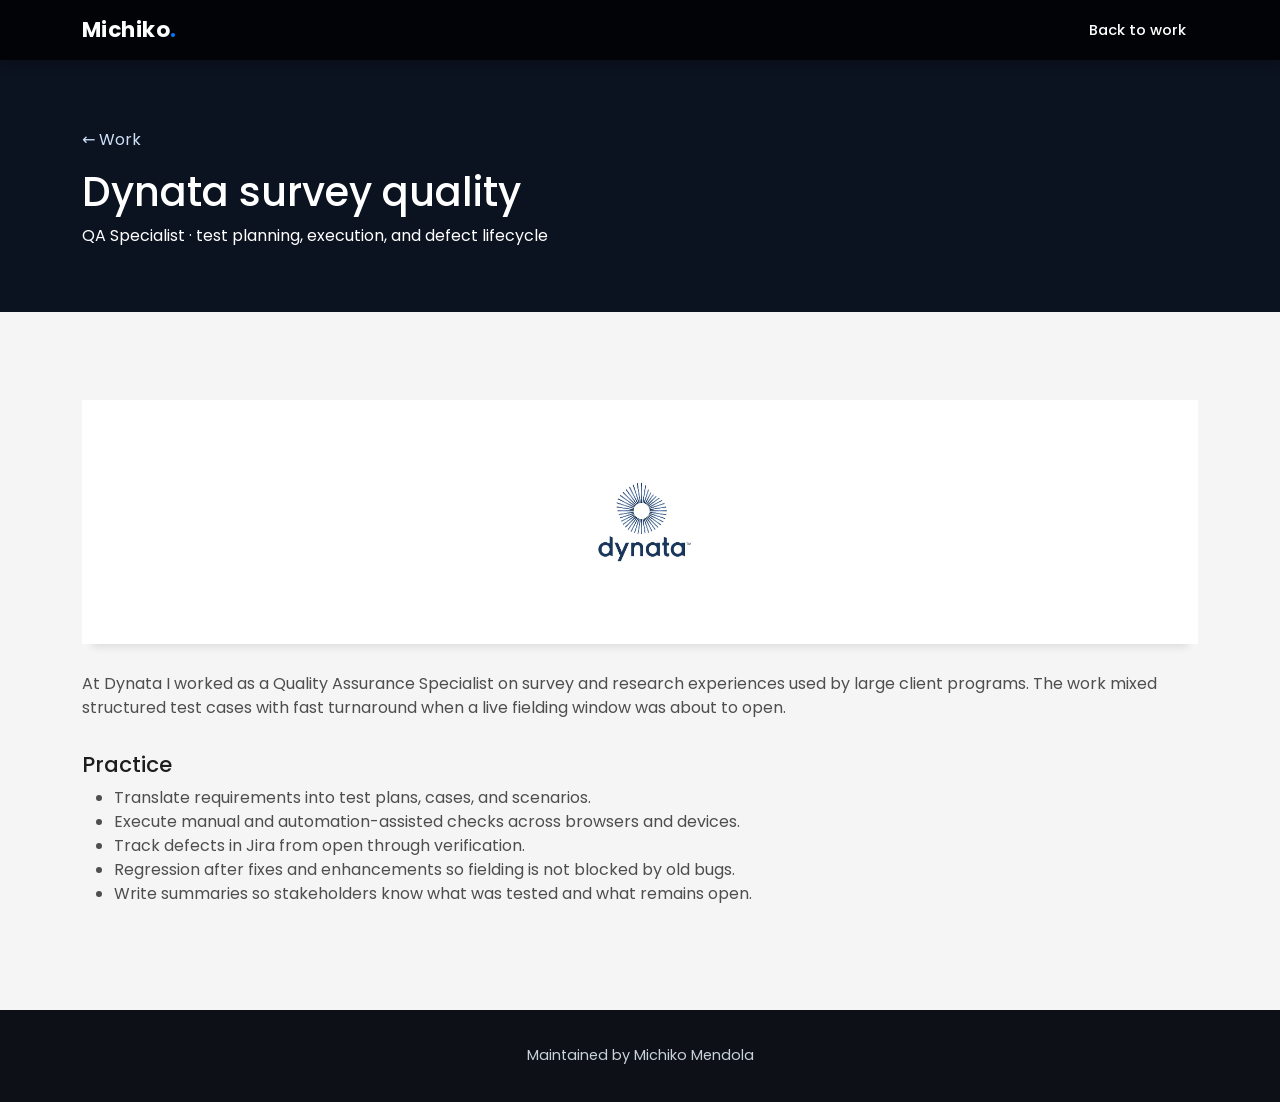
<file: work/dynata.html>
<!DOCTYPE html>
<html lang="en">
  <head>
    <meta charset="UTF-8" />
    <meta name="viewport" content="width=device-width, initial-scale=1.0" />
    <title>Dynata survey quality — Michiko Mendola</title>
    <link rel="icon" href="../assets/favicon.svg" type="image/svg+xml" />
    <link rel="preconnect" href="https://fonts.googleapis.com" />
    <link rel="preconnect" href="https://fonts.gstatic.com" crossorigin />
    <link
      href="https://fonts.googleapis.com/css2?family=Poppins:wght@300;400;500;600;700&display=swap"
      rel="stylesheet"
    />
    <link
      href="https://cdn.jsdelivr.net/npm/bootstrap@5.3.3/dist/css/bootstrap.min.css"
      rel="stylesheet"
    />
    <link rel="stylesheet" href="../assets/css/style.css?v=4" />
  </head>
  <body>
    <nav id="navbar" class="navbar navbar-expand-lg fixed-top scrolled">
      <div class="container">
        <a class="navbar-brand" href="../index.html">Michiko<span>.</span></a>
        <a class="nav-link text-white" href="../index.html#work">Back to work</a>
      </div>
    </nav>
    <header class="page-hero">
      <div class="container article-wrap">
        <p><a href="../index.html#work">← Work</a></p>
        <h1>Dynata survey quality</h1>
        <p>QA Specialist · test planning, execution, and defect lifecycle</p>
      </div>
    </header>
    <main class="section">
      <div class="container article-wrap">
        <figure class="article-figure article-figure-logo">
          <img src="../assets/img/dynata-logo.png" alt="Dynata logo" />
        </figure>
        <p>
          At Dynata I worked as a Quality Assurance Specialist on survey and research experiences
          used by large client programs. The work mixed structured test cases with fast turnaround
          when a live fielding window was about to open.
        </p>
        <h2>Practice</h2>
        <ul>
          <li>Translate requirements into test plans, cases, and scenarios.</li>
          <li>Execute manual and automation-assisted checks across browsers and devices.</li>
          <li>Track defects in Jira from open through verification.</li>
          <li>Regression after fixes and enhancements so fielding is not blocked by old bugs.</li>
          <li>Write summaries so stakeholders know what was tested and what remains open.</li>
        </ul>
      </div>
    </main>
    <footer class="site-footer">
      <p>Maintained by Michiko Mendola</p>
    </footer>
  </body>
</html>
</file>
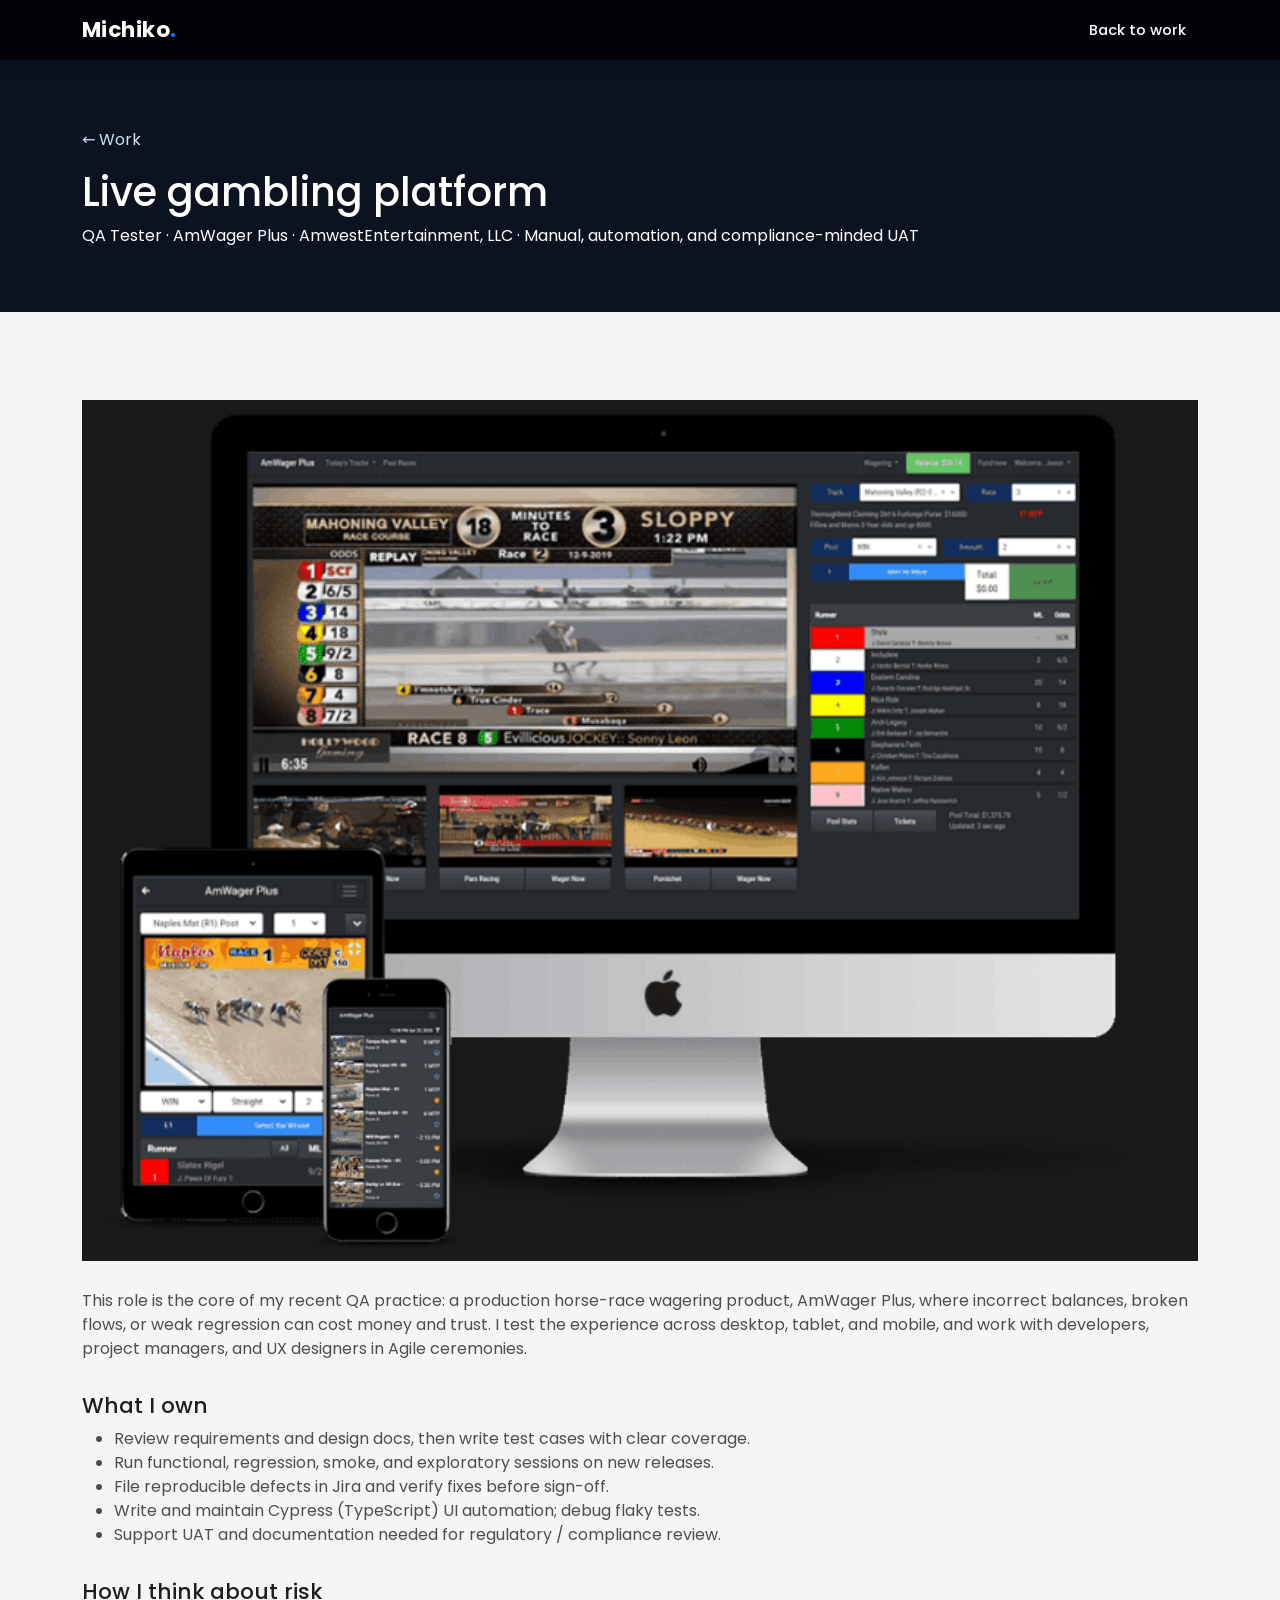
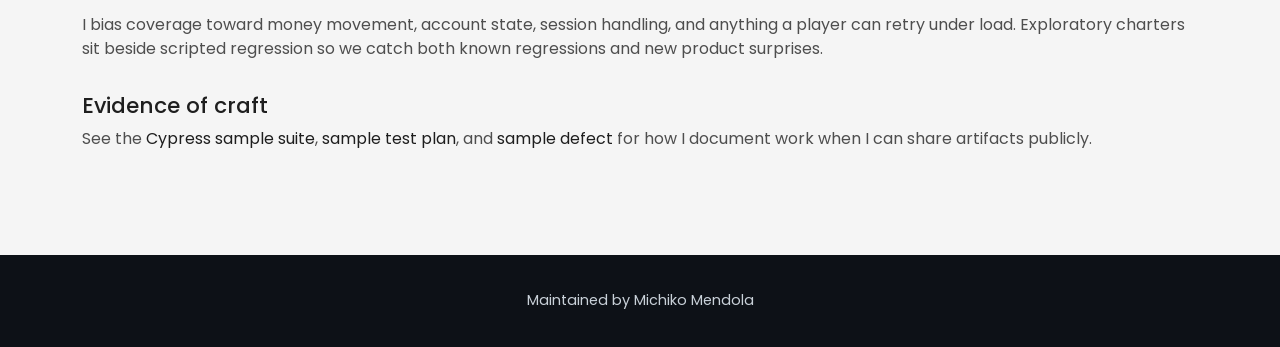
<file: work/gaming-platform.html>
<!DOCTYPE html>
<html lang="en">
  <head>
    <meta charset="UTF-8" />
    <meta name="viewport" content="width=device-width, initial-scale=1.0" />
    <title>Live gambling platform — Michiko Mendola</title>
    <link rel="icon" href="../assets/favicon.svg" type="image/svg+xml" />
    <link rel="preconnect" href="https://fonts.googleapis.com" />
    <link rel="preconnect" href="https://fonts.gstatic.com" crossorigin />
    <link
      href="https://fonts.googleapis.com/css2?family=Poppins:wght@300;400;500;600;700&display=swap"
      rel="stylesheet"
    />
    <link
      href="https://cdn.jsdelivr.net/npm/bootstrap@5.3.3/dist/css/bootstrap.min.css"
      rel="stylesheet"
    />
    <link rel="stylesheet" href="../assets/css/style.css?v=4" />
  </head>
  <body>
    <nav id="navbar" class="navbar navbar-expand-lg fixed-top scrolled">
      <div class="container">
        <a class="navbar-brand" href="../index.html">Michiko<span>.</span></a>
        <a class="nav-link text-white" href="../index.html#work">Back to work</a>
      </div>
    </nav>

    <header class="page-hero">
      <div class="container article-wrap">
        <p><a href="../index.html#work">← Work</a></p>
        <h1>Live gambling platform</h1>
        <p>QA Tester · AmWager Plus · AmwestEntertainment, LLC · Manual, automation, and compliance-minded UAT</p>
      </div>
    </header>

    <main class="section">
      <div class="container article-wrap">
        <figure class="article-figure">
          <img
            src="../assets/img/amwager-plus.png"
            alt="AmWager Plus responsive layout on desktop, tablet, and mobile"
          />
        </figure>
        <p>
          This role is the core of my recent QA practice: a production horse-race wagering product,
          AmWager Plus, where incorrect balances, broken flows, or weak regression can cost money
          and trust. I test the experience across desktop, tablet, and mobile, and work with
          developers, project managers, and UX designers in Agile ceremonies.
        </p>

        <h2>What I own</h2>
        <ul>
          <li>Review requirements and design docs, then write test cases with clear coverage.</li>
          <li>Run functional, regression, smoke, and exploratory sessions on new releases.</li>
          <li>File reproducible defects in Jira and verify fixes before sign-off.</li>
          <li>Write and maintain Cypress (TypeScript) UI automation; debug flaky tests.</li>
          <li>Support UAT and documentation needed for regulatory / compliance review.</li>
        </ul>

        <h2>How I think about risk</h2>
        <p>
          I bias coverage toward money movement, account state, session handling, and anything a
          player can retry under load. Exploratory charters sit beside scripted regression so we
          catch both known regressions and new product surprises.
        </p>

        <h2>Evidence of craft</h2>
        <p>
          See the
          <a href="cypress-automation.html">Cypress sample suite</a>,
          <a href="test-plan.html">sample test plan</a>, and
          <a href="bug-report.html">sample defect</a> for how I document work when I can share
          artifacts publicly.
        </p>
      </div>
    </main>

    <footer class="site-footer">
      <p>Maintained by Michiko Mendola</p>
    </footer>
  </body>
</html>
</file>
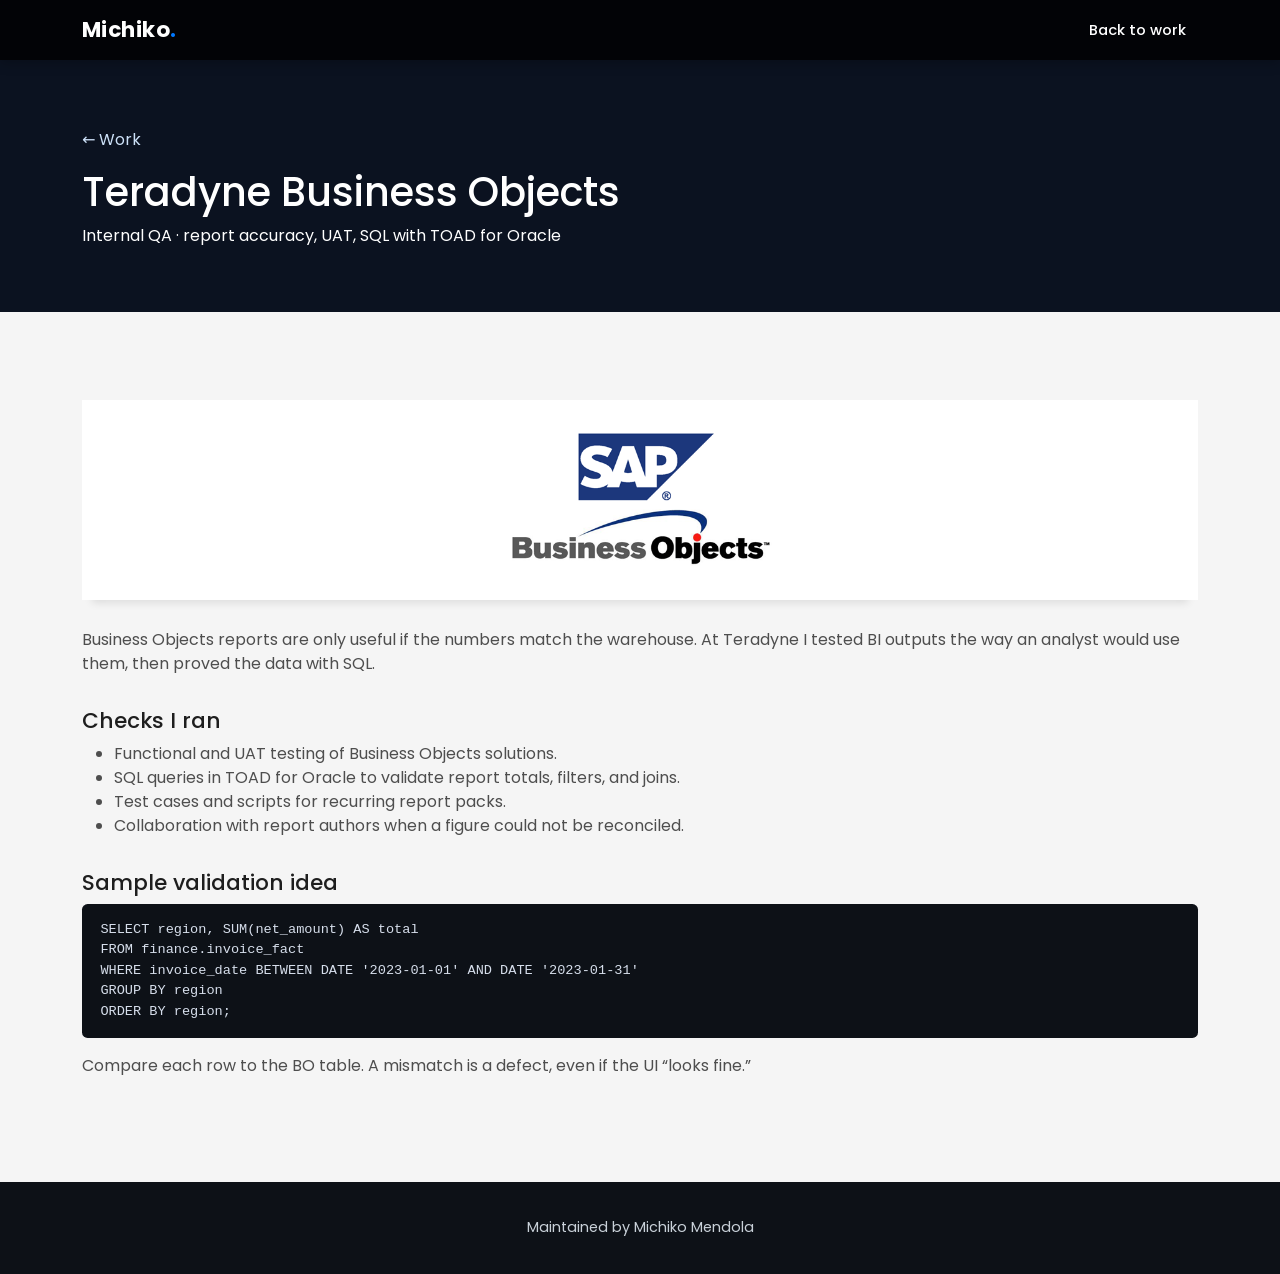
<file: work/teradyne.html>
<!DOCTYPE html>
<html lang="en">
  <head>
    <meta charset="UTF-8" />
    <meta name="viewport" content="width=device-width, initial-scale=1.0" />
    <title>Teradyne Business Objects QA — Michiko Mendola</title>
    <link rel="icon" href="../assets/favicon.svg" type="image/svg+xml" />
    <link rel="preconnect" href="https://fonts.googleapis.com" />
    <link rel="preconnect" href="https://fonts.gstatic.com" crossorigin />
    <link
      href="https://fonts.googleapis.com/css2?family=Poppins:wght@300;400;500;600;700&display=swap"
      rel="stylesheet"
    />
    <link
      href="https://cdn.jsdelivr.net/npm/bootstrap@5.3.3/dist/css/bootstrap.min.css"
      rel="stylesheet"
    />
    <link rel="stylesheet" href="../assets/css/style.css?v=4" />
  </head>
  <body>
    <nav id="navbar" class="navbar navbar-expand-lg fixed-top scrolled">
      <div class="container">
        <a class="navbar-brand" href="../index.html">Michiko<span>.</span></a>
        <a class="nav-link text-white" href="../index.html#work">Back to work</a>
      </div>
    </nav>
    <header class="page-hero">
      <div class="container article-wrap">
        <p><a href="../index.html#work">← Work</a></p>
        <h1>Teradyne Business Objects</h1>
        <p>Internal QA · report accuracy, UAT, SQL with TOAD for Oracle</p>
      </div>
    </header>
    <main class="section">
      <div class="container article-wrap">
        <figure class="article-figure article-figure-logo">
          <img src="../assets/img/business-objects.png" alt="SAP Business Objects logo" />
        </figure>
        <p>
          Business Objects reports are only useful if the numbers match the warehouse. At Teradyne I
          tested BI outputs the way an analyst would use them, then proved the data with SQL.
        </p>
        <h2>Checks I ran</h2>
        <ul>
          <li>Functional and UAT testing of Business Objects solutions.</li>
          <li>SQL queries in TOAD for Oracle to validate report totals, filters, and joins.</li>
          <li>Test cases and scripts for recurring report packs.</li>
          <li>Collaboration with report authors when a figure could not be reconciled.</li>
        </ul>
        <h2>Sample validation idea</h2>
        <pre class="code-block"><code>SELECT region, SUM(net_amount) AS total
FROM finance.invoice_fact
WHERE invoice_date BETWEEN DATE '2023-01-01' AND DATE '2023-01-31'
GROUP BY region
ORDER BY region;</code></pre>
        <p>Compare each row to the BO table. A mismatch is a defect, even if the UI “looks fine.”</p>
      </div>
    </main>
    <footer class="site-footer">
      <p>Maintained by Michiko Mendola</p>
    </footer>
  </body>
</html>
</file>
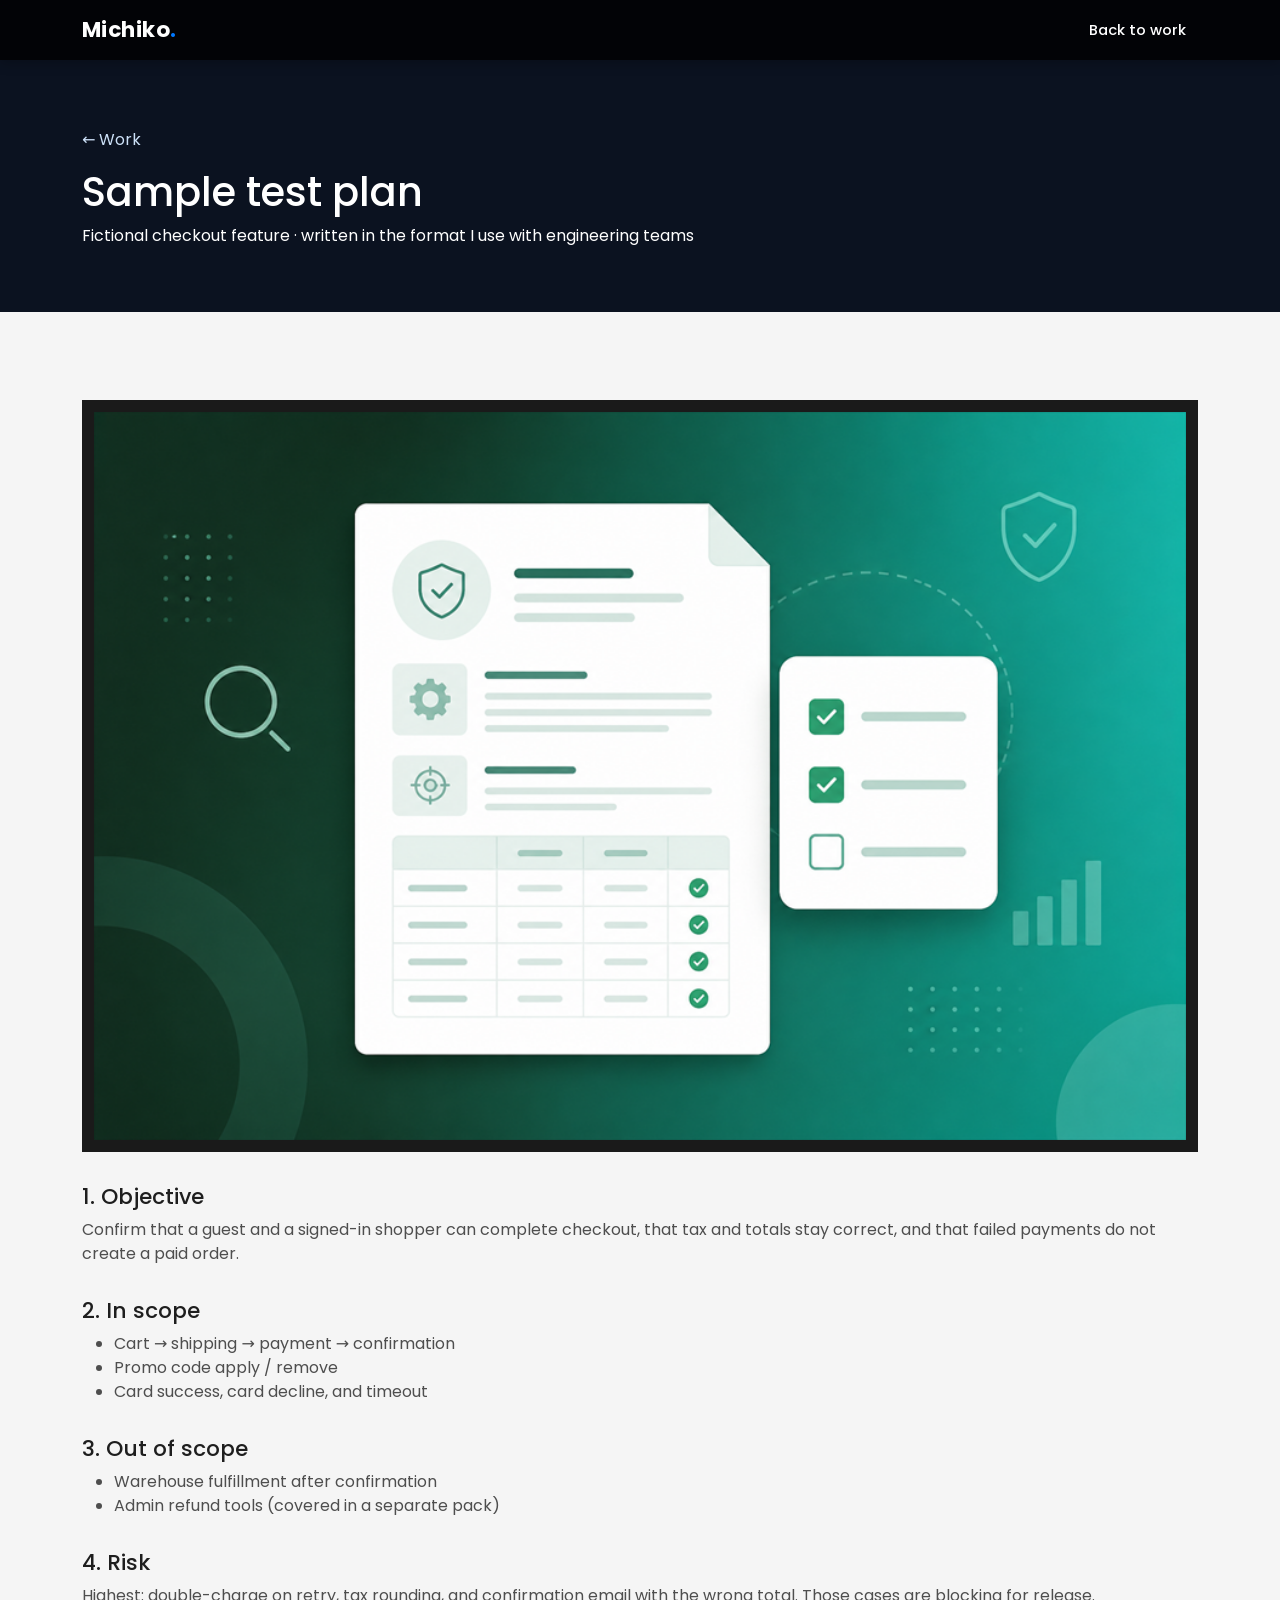
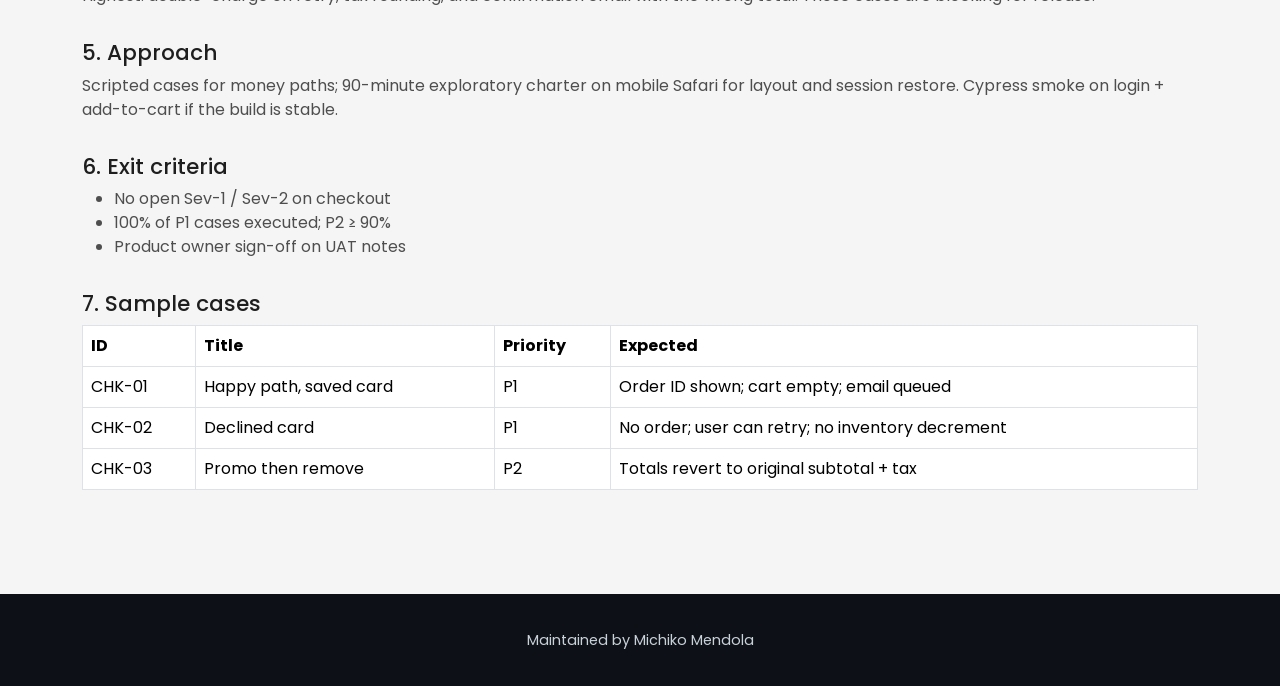
<file: work/test-plan.html>
<!DOCTYPE html>
<html lang="en">
  <head>
    <meta charset="UTF-8" />
    <meta name="viewport" content="width=device-width, initial-scale=1.0" />
    <title>Sample test plan — Michiko Mendola</title>
    <link rel="icon" href="../assets/favicon.svg" type="image/svg+xml" />
    <link rel="preconnect" href="https://fonts.googleapis.com" />
    <link rel="preconnect" href="https://fonts.gstatic.com" crossorigin />
    <link
      href="https://fonts.googleapis.com/css2?family=Poppins:wght@300;400;500;600;700&display=swap"
      rel="stylesheet"
    />
    <link
      href="https://cdn.jsdelivr.net/npm/bootstrap@5.3.3/dist/css/bootstrap.min.css"
      rel="stylesheet"
    />
    <link rel="stylesheet" href="../assets/css/style.css?v=4" />
  </head>
  <body>
    <nav id="navbar" class="navbar navbar-expand-lg fixed-top scrolled">
      <div class="container">
        <a class="navbar-brand" href="../index.html">Michiko<span>.</span></a>
        <a class="nav-link text-white" href="../index.html#work">Back to work</a>
      </div>
    </nav>
    <header class="page-hero">
      <div class="container article-wrap">
        <p><a href="../index.html#work">← Work</a></p>
        <h1>Sample test plan</h1>
        <p>Fictional checkout feature · written in the format I use with engineering teams</p>
      </div>
    </header>
    <main class="section">
      <div class="container article-wrap">
        <figure class="article-figure">
          <img
            src="../assets/img/test-plan.png"
            alt="Illustration of a test plan document with a checklist"
          />
        </figure>
        <h2>1. Objective</h2>
        <p>
          Confirm that a guest and a signed-in shopper can complete checkout, that tax and totals
          stay correct, and that failed payments do not create a paid order.
        </p>
        <h2>2. In scope</h2>
        <ul>
          <li>Cart → shipping → payment → confirmation</li>
          <li>Promo code apply / remove</li>
          <li>Card success, card decline, and timeout</li>
        </ul>
        <h2>3. Out of scope</h2>
        <ul>
          <li>Warehouse fulfillment after confirmation</li>
          <li>Admin refund tools (covered in a separate pack)</li>
        </ul>
        <h2>4. Risk</h2>
        <p>
          Highest: double-charge on retry, tax rounding, and confirmation email with the wrong
          total. Those cases are blocking for release.
        </p>
        <h2>5. Approach</h2>
        <p>
          Scripted cases for money paths; 90-minute exploratory charter on mobile Safari for layout
          and session restore. Cypress smoke on login + add-to-cart if the build is stable.
        </p>
        <h2>6. Exit criteria</h2>
        <ul>
          <li>No open Sev-1 / Sev-2 on checkout</li>
          <li>100% of P1 cases executed; P2 ≥ 90%</li>
          <li>Product owner sign-off on UAT notes</li>
        </ul>
        <h2>7. Sample cases</h2>
        <div class="table-responsive">
          <table class="table table-bordered">
            <thead>
              <tr>
                <th>ID</th>
                <th>Title</th>
                <th>Priority</th>
                <th>Expected</th>
              </tr>
            </thead>
            <tbody>
              <tr>
                <td>CHK-01</td>
                <td>Happy path, saved card</td>
                <td>P1</td>
                <td>Order ID shown; cart empty; email queued</td>
              </tr>
              <tr>
                <td>CHK-02</td>
                <td>Declined card</td>
                <td>P1</td>
                <td>No order; user can retry; no inventory decrement</td>
              </tr>
              <tr>
                <td>CHK-03</td>
                <td>Promo then remove</td>
                <td>P2</td>
                <td>Totals revert to original subtotal + tax</td>
              </tr>
            </tbody>
          </table>
        </div>
      </div>
    </main>
    <footer class="site-footer">
      <p>Maintained by Michiko Mendola</p>
    </footer>
  </body>
</html>
</file>
<file: assets/css/style.css>
:root {
  --blue: #0078ff;
  --blue-hover: #298eff;
  --ink: #1e1e1e;
  --muted: #4e4e4e;
  --paper: #f5f5f5;
  --white: #fff;
  --line: #161616;
  --shadow: 0 13px 8px -10px rgba(0, 0, 0, 0.1);
  --card: 0 1px 1px 0 rgba(0, 0, 0, 0.06), 0 2px 5px 0 rgba(0, 0, 0, 0.2);
}

*,
*::before,
*::after {
  box-sizing: border-box;
}

html {
  scroll-behavior: smooth;
}

body {
  margin: 0;
  font-family: "Poppins", system-ui, sans-serif;
  background: var(--paper);
  color: var(--muted);
  text-rendering: optimizeLegibility;
  -webkit-font-smoothing: antialiased;
}

h1,
h2,
h3,
h4,
h5,
h6 {
  color: var(--ink);
}

a {
  color: var(--ink);
  text-decoration: none;
  transition: color 0.35s ease;
}

a:hover {
  color: var(--blue);
}

img {
  max-width: 100%;
  height: auto;
}

#preloader {
  position: fixed;
  inset: 0;
  z-index: 9999;
  background: var(--white);
}

#preloader::before {
  content: "";
  position: fixed;
  top: calc(50% - 30px);
  left: calc(50% - 30px);
  width: 60px;
  height: 60px;
  border-radius: 50%;
  border: 6px solid #f2f2f2;
  border-top-color: var(--blue);
  animation: spin 1s linear infinite;
}

body.loaded #preloader {
  display: none;
}

@keyframes spin {
  to {
    transform: rotate(360deg);
  }
}

.navbar {
  padding: 1rem 0;
  background: transparent;
  transition: background 0.35s ease, padding 0.35s ease, box-shadow 0.35s ease;
}

.navbar.scrolled {
  background: #000c;
  padding: 0.55rem 0;
  box-shadow: 0 2px 12px rgba(0, 0, 0, 0.25);
}

.navbar-brand {
  font-weight: 700;
  font-size: 1.35rem;
  color: var(--white) !important;
  letter-spacing: 0.02em;
}

.navbar-brand span {
  color: var(--blue);
}

.navbar .nav-link {
  color: #fff !important;
  font-weight: 500;
  font-size: 0.92rem;
  margin-left: 0.35rem;
  padding: 0.45rem 0.75rem !important;
}

.navbar .nav-link.active,
.navbar .nav-link:hover {
  color: var(--blue) !important;
}

.navbar-toggler {
  border: 0;
  filter: invert(1);
}

.hero {
  position: relative;
  min-height: 100vh;
  display: flex;
  align-items: center;
  background:
    linear-gradient(120deg, #0b1220 0%, #10233d 55%, #0a1628 100%),
    radial-gradient(circle at 80% 20%, #0078ff55, transparent 40%);
  overflow: hidden;
}

.hero::after {
  content: "";
  position: absolute;
  inset: 0;
  background-image: linear-gradient(#ffffff08 1px, transparent 1px),
    linear-gradient(90deg, #ffffff08 1px, transparent 1px);
  background-size: 48px 48px;
  opacity: 0.35;
  pointer-events: none;
}

.hero-overlay {
  position: absolute;
  inset: 0;
  background: #0006;
}

.hero-content {
  position: relative;
  z-index: 2;
  color: var(--white);
  padding: 7rem 0 5rem;
}

.hero-kicker {
  letter-spacing: 0.18em;
  text-transform: uppercase;
  font-size: 0.78rem;
  color: #cde1f8;
  margin-bottom: 0.75rem;
}

.hero h1 {
  color: var(--white);
  font-size: clamp(2.4rem, 6vw, 4.2rem);
  font-weight: 700;
  margin-bottom: 1rem;
}

.hero-lead {
  max-width: 42rem;
  font-size: 1.15rem;
  color: #e8e8e8;
}

.typed-wrap {
  display: block;
  margin-top: 0.65rem;
  color: #fff;
  font-weight: 500;
}

#typed {
  color: var(--blue);
  border-right: 2px solid var(--blue);
  padding-right: 2px;
}

.hero-sub {
  color: #b9c4d4;
  margin-top: 1rem;
}

.hero-actions {
  display: flex;
  flex-wrap: wrap;
  gap: 0.75rem;
  margin-top: 1.75rem;
}

.btn {
  border-radius: 0.35rem;
  font-weight: 600;
  padding: 0.7rem 1.35rem;
}

.btn-primary {
  background: var(--blue);
  border-color: var(--blue);
}

.btn-primary:hover {
  background: var(--blue-hover);
  border-color: var(--blue-hover);
}

.btn-outline {
  border: 1px solid #fff;
  color: #fff;
  background: transparent;
}

.btn-outline:hover {
  background: #fff;
  color: var(--ink);
}

.btn-ghost {
  border: 1px solid #d0d0d0;
  background: #fff;
  color: var(--ink);
}

.btn-ghost:hover {
  border-color: var(--blue);
  color: var(--blue);
}

.scroll-hint {
  position: absolute;
  bottom: 1.5rem;
  left: 50%;
  transform: translateX(-50%);
  color: #fff;
  font-size: 1.6rem;
  z-index: 2;
  animation: bounce 1.8s infinite;
}

@keyframes bounce {
  0%,
  100% {
    transform: translate(-50%, 0);
  }
  50% {
    transform: translate(-50%, 8px);
  }
}

.section {
  padding: 5.5rem 0;
}

.section-alt {
  background: #fff;
}

.section-title {
  text-align: center;
  margin-bottom: 3.5rem;
}

.section-title h2 {
  font-size: clamp(2rem, 4vw, 3rem);
  font-weight: 700;
  text-transform: uppercase;
  margin-bottom: 0.4rem;
}

.section-title p {
  margin-bottom: 0.85rem;
}

.title-line {
  display: block;
  width: 40px;
  height: 5px;
  background: var(--line);
  margin: 0 auto;
}

.about-card,
.contact-card {
  background: #fff;
  box-shadow: var(--card);
  padding: 2rem 1.25rem;
}

@media (min-width: 768px) {
  .about-card,
  .contact-card {
    padding: 3rem;
  }
}

.profile-panel {
  text-align: left;
}

.avatar-photo {
  width: 160px;
  height: 160px;
  object-fit: cover;
  object-position: center 18%;
  border-radius: 50%;
  display: block;
  box-shadow: 0 0 0 10px #fff, 0 12px 24px rgba(0, 120, 255, 0.25);
  margin-bottom: 1.5rem;
  background: #fff;
}

.profile-list {
  list-style: none;
  padding: 0;
  margin: 0 0 1.25rem;
}

.profile-list li {
  padding: 0.35rem 0;
  border-bottom: 1px solid #efefef;
}

.profile-list span {
  display: inline-block;
  min-width: 6.2rem;
  font-weight: 600;
  color: var(--ink);
}

.profile-actions {
  display: flex;
  flex-wrap: wrap;
  gap: 0.5rem;
  margin-bottom: 2rem;
}

.skills-block h3,
.about-heading {
  font-size: 1.7rem;
  font-weight: 600;
  position: relative;
  margin-bottom: 1.5rem;
}

.about-heading::after,
.skills-block h3::after {
  content: "";
  position: absolute;
  left: 0;
  bottom: -10px;
  width: 100px;
  height: 3px;
  background: var(--line);
}

.skill {
  margin-bottom: 1rem;
}

.skill-meta {
  display: flex;
  justify-content: space-between;
  font-size: 0.92rem;
  margin-bottom: 0.35rem;
  color: var(--ink);
}

.skill-bar {
  height: 10px;
  background: #e9ecef;
  overflow: hidden;
}

.skill-bar span {
  display: block;
  height: 100%;
  width: 0;
  background: var(--blue);
  transition: width 1.2s ease;
}

.skill-bar.is-visible span {
  width: var(--value);
}

.skill-pills {
  display: grid;
  grid-template-columns: 1fr 1fr;
  gap: 1.25rem;
  margin-top: 2rem;
}

.skill-pills h4 {
  font-size: 0.95rem;
  margin-bottom: 0.25rem;
}

.skill-pills p {
  font-size: 0.88rem;
  margin: 0;
}

.cert-card,
.service-card {
  background: #fff;
  box-shadow: var(--shadow);
  padding: 1.75rem;
  height: 100%;
  transition: transform 0.3s ease;
}

.section-alt .cert-card {
  background: var(--paper);
}

.cert-card:hover,
.service-card:hover,
.work-card:hover {
  transform: translateY(-6px);
}

.cert-icon {
  width: 48px;
  height: 48px;
  border-radius: 50%;
  display: grid;
  place-items: center;
  background: #cde1f8;
  color: var(--blue);
  font-size: 1.3rem;
  margin-bottom: 1rem;
}

.cert-card h3,
.service-card h3,
.work-body h3 {
  font-size: 1.15rem;
  margin-bottom: 0.45rem;
}

.cert-card a {
  color: var(--blue);
  font-weight: 600;
  font-size: 0.9rem;
}

.ico-circle {
  height: 88px;
  width: 88px;
  display: grid;
  place-items: center;
  margin: 0 auto 1.1rem;
  border-radius: 50%;
  font-size: 1.8rem;
  box-shadow: 0 0 0 10px #fff;
  background: #f8f9fb;
  color: var(--ink);
}

.service-card {
  text-align: center;
}

.counters {
  position: relative;
  padding: 5rem 0;
  background: #101820;
  color: #fff;
}

.counters p {
  margin: 0.4rem 0 0;
  letter-spacing: 0.04em;
  text-transform: uppercase;
  font-size: 0.8rem;
}

.counter-num {
  font-size: 2.6rem;
  font-weight: 700;
  color: #fff;
}

.counter-num::after {
  content: "+";
}

.work-card {
  display: flex;
  flex-direction: column;
  background: #fff;
  box-shadow: var(--shadow);
  overflow: hidden;
  height: 100%;
  color: inherit;
}

.work-media {
  height: 200px;
  flex: 0 0 200px;
  position: relative;
  overflow: hidden;
}

.work-media img {
  position: absolute;
  inset: 0;
  width: 100%;
  height: 100%;
  object-fit: contain;
  display: block;
}

.work-media.has-photo {
  background: #14181d;
}

.work-media.has-logo {
  background: #fff;
}

.work-media.has-logo img {
  padding: 1.75rem;
}

.work-media-1 {
  background: linear-gradient(135deg, #0f2a4a, #0078ff);
}
.work-media-2 {
  background: linear-gradient(135deg, #123524, #2ecc71);
}
.work-media-3 {
  background: linear-gradient(135deg, #3b1d0f, #e67e22);
}
.work-media-4 {
  background: linear-gradient(135deg, #1a1030, #8e44ad);
}
.work-media-5 {
  background: linear-gradient(135deg, #1e2a1e, #16a085);
}
.work-media-6 {
  background: linear-gradient(135deg, #3b1010, #c0392b);
}

.work-badge {
  position: absolute;
  top: 1rem;
  left: 1rem;
  z-index: 2;
  background: #fff;
  color: var(--ink);
  font-size: 0.72rem;
  font-weight: 600;
  padding: 0.25rem 0.55rem;
  border-radius: 999px;
}

.work-body {
  padding: 1.25rem 1.35rem 1.5rem;
  flex: 1 1 auto;
}

.work-role {
  color: var(--blue);
  font-size: 0.8rem;
  font-weight: 600;
  text-transform: uppercase;
  letter-spacing: 0.04em;
  margin-bottom: 0.2rem;
}

.form-control {
  border-radius: 0;
  padding: 0.7rem 0.85rem;
}

.form-control:focus {
  border-color: var(--blue);
  box-shadow: 0 0 0 0.15rem #0078ff33;
}

.form-hint {
  font-size: 0.8rem;
  color: #777;
}

.form-status {
  margin-top: 0.85rem;
  font-weight: 600;
}

.contact-list {
  list-style: none;
  padding: 0;
  margin: 1.5rem 0 0;
}

.contact-list li {
  display: flex;
  gap: 0.7rem;
  align-items: flex-start;
  margin-bottom: 0.85rem;
}

.contact-list i {
  color: var(--blue);
}

.site-footer {
  background: #0d1117;
  color: #c9d1d9;
  text-align: center;
  padding: 2rem 1rem;
  font-size: 0.9rem;
}

.site-footer p {
  margin: 0.2rem 0;
}

.back-to-top {
  position: fixed;
  right: 18px;
  bottom: 18px;
  width: 42px;
  height: 42px;
  border-radius: 50%;
  background: var(--line);
  color: #fff;
  display: grid;
  place-items: center;
  opacity: 0;
  visibility: hidden;
  z-index: 50;
}

.back-to-top.visible {
  opacity: 1;
  visibility: visible;
}

.back-to-top:hover {
  background: var(--blue-hover);
  color: #fff;
}

.page-hero {
  padding: 8rem 0 3rem;
  background: #0b1220;
  color: #fff;
}

.page-hero h1 {
  color: #fff;
}

.page-hero a {
  color: #cde1f8;
}

.article-figure {
  margin: 0 0 1.75rem;
  background: #1a1a1a;
  padding: 0.75rem;
}

.article-figure img {
  width: 100%;
  height: auto;
  display: block;
}

.article-figure-logo {
  background: #fff;
  box-shadow: 0 13px 8px -10px rgba(0, 0, 0, 0.1);
  display: flex;
  justify-content: center;
  padding: 2rem;
}

.article-figure-logo img {
  width: auto;
  max-width: 280px;
  max-height: 180px;
}

.article-wrap h2 {
  font-size: 1.35rem;
  margin-top: 2rem;
}

.article-wrap table {
  width: 100%;
  background: #fff;
}

.code-block {
  background: #0d1117;
  color: #d6deeb;
  padding: 1rem 1.15rem;
  overflow-x: auto;
  font-size: 0.85rem;
  border-radius: 0.35rem;
}

.bug-meta {
  display: grid;
  grid-template-columns: 1fr 1fr;
  gap: 0.75rem;
  margin: 1.25rem 0;
}

.bug-meta div {
  background: #fff;
  padding: 0.85rem 1rem;
  box-shadow: var(--shadow);
}

.bug-meta strong {
  display: block;
  color: var(--ink);
  font-size: 0.78rem;
  text-transform: uppercase;
  letter-spacing: 0.04em;
}

@media (max-width: 767px) {
  .skill-pills,
  .bug-meta {
    grid-template-columns: 1fr;
  }
}

@media (prefers-reduced-motion: reduce) {
  *,
  *::before,
  *::after {
    animation: none !important;
    transition: none !important;
    scroll-behavior: auto !important;
  }
}
</file>
